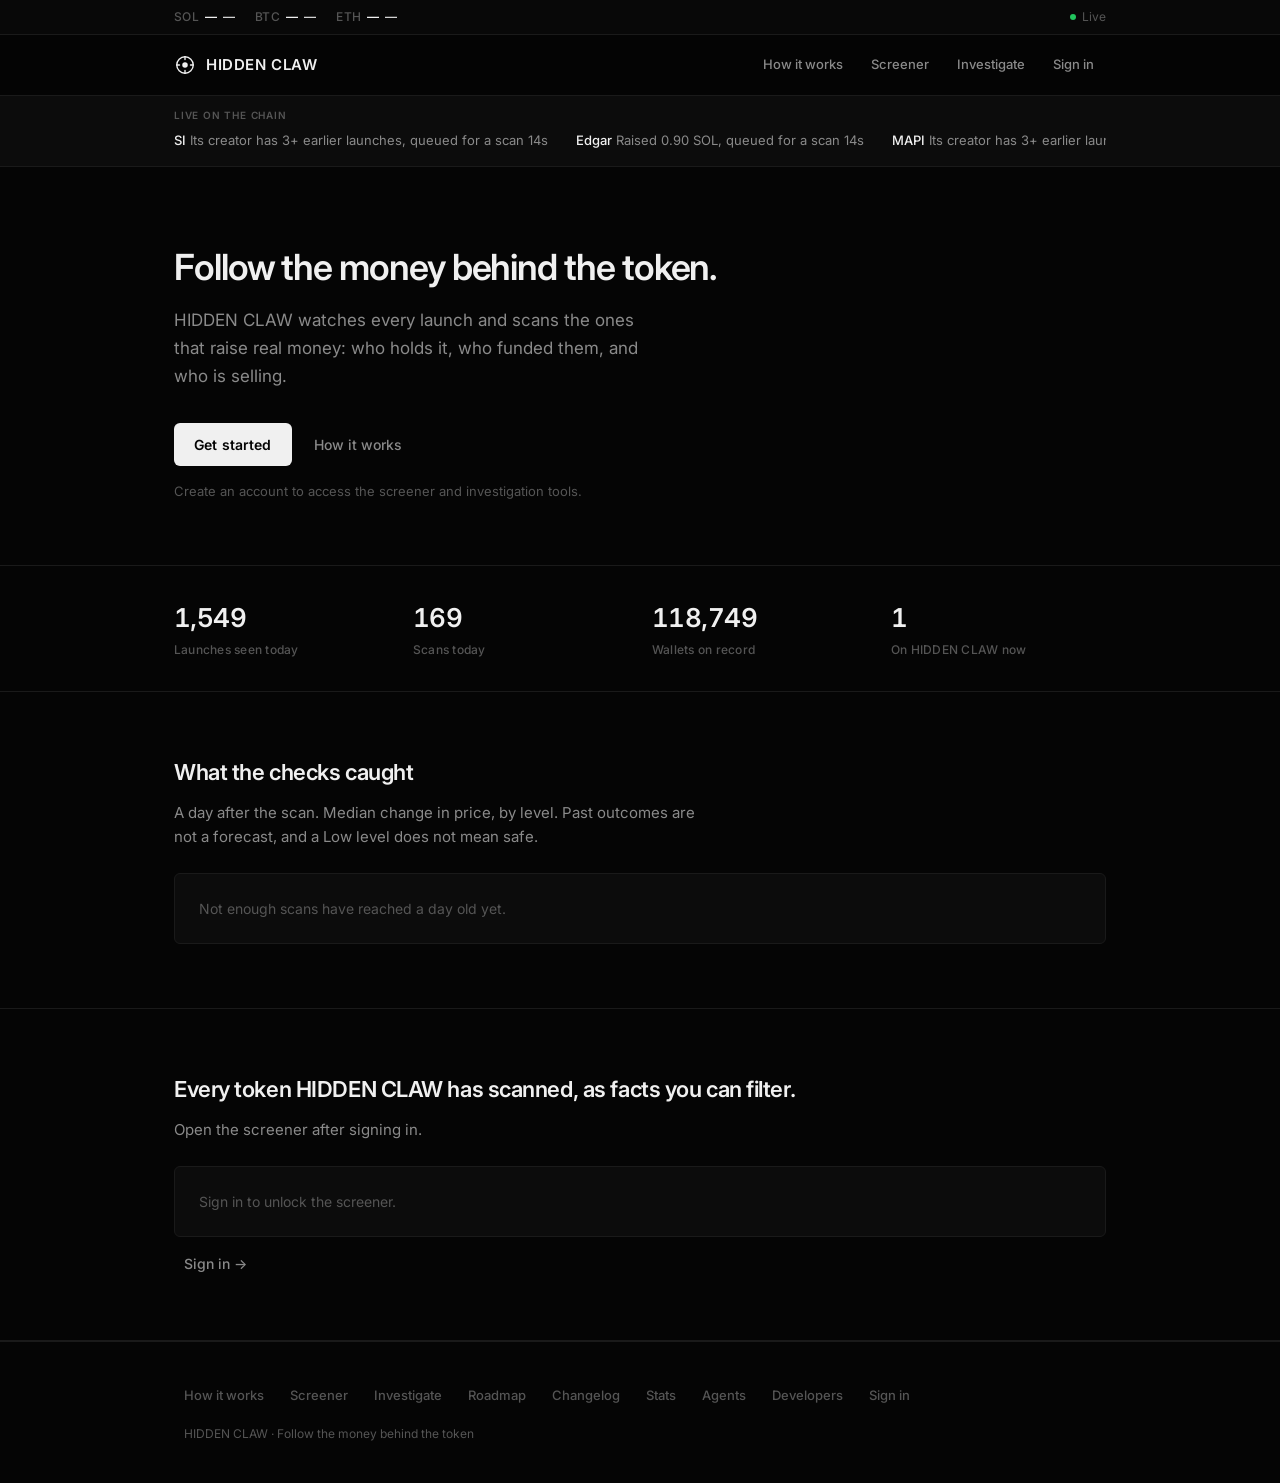
<file: index.html>
<!DOCTYPE html>
<html lang="en">
<head>
  <meta charset="UTF-8" />
  <meta name="viewport" content="width=device-width, initial-scale=1.0" />
  <title>HIDDEN CLAW — Follow the money behind the token</title>
  <meta name="description" content="HIDDEN CLAW watches every launch and scans the ones that raise real money: who holds it, who funded them, and who is selling." />
  <link rel="preconnect" href="https://fonts.googleapis.com" />
  <link rel="preconnect" href="https://fonts.gstatic.com" crossorigin />
  <link href="https://fonts.googleapis.com/css2?family=Inter:wght@400;500;600&display=swap" rel="stylesheet" />
  <link rel="stylesheet" href="styles.css" />
</head>
<body>
  <div class="price-ticker">
    <div class="container">
      <div class="ticker-left">
        <div class="ticker-item">
          <span class="ticker-label">SOL</span>
          <span class="ticker-value" id="price-sol">—</span>
          <span class="ticker-change" id="change-sol">—</span>
        </div>
        <div class="ticker-item">
          <span class="ticker-label">BTC</span>
          <span class="ticker-value" id="price-btc">—</span>
          <span class="ticker-change" id="change-btc">—</span>
        </div>
        <div class="ticker-item">
          <span class="ticker-label">ETH</span>
          <span class="ticker-value" id="price-eth">—</span>
          <span class="ticker-change" id="change-eth">—</span>
        </div>
      </div>
      <div class="ticker-status">
        <span class="ticker-dot"></span>
        <span>Live</span>
      </div>
    </div>
  </div>

  <header class="top-bar">
    <div class="container">
      <a href="index.html" class="logo">
        <span class="logo-mark"></span>
        HIDDEN CLAW
      </a>
      <nav>
        <a href="how-it-works/index.html">How it works</a>
        <a href="screener/index.html">Screener</a>
        <a href="investigate/index.html">Investigate</a>
        <a href="auth/index.html" class="nav-auth">Sign in</a>
      </nav>
    </div>
  </header>

  <main>
    <section class="live-strip">
      <div class="container">
        <div class="live-label">Live on the chain</div>
        <div class="live-items" id="live-items"></div>
      </div>
    </section>

    <section class="hero">
      <div class="container">
        <h1>Follow the money behind the token.</h1>
        <p class="hero-desc">
          HIDDEN CLAW watches every launch and scans the ones that raise real money: who holds it, who funded them, and who is selling.
        </p>
        <div class="hero-actions">
          <a href="auth/index.html?mode=signup" class="btn-primary">Get started</a>
          <a href="how-it-works/index.html" class="btn-secondary">How it works</a>
        </div>
        <p class="hero-note">Create an account to access the screener and investigation tools.</p>
      </div>
    </section>

    <section class="stats">
      <div class="container stats-grid">
        <div class="stat">
          <div class="stat-value" id="launches-today">—</div>
          <div class="stat-label">Launches seen today</div>
        </div>
        <div class="stat">
          <div class="stat-value" id="scans-today">—</div>
          <div class="stat-label">Scans today</div>
        </div>
        <div class="stat">
          <div class="stat-value" id="wallets-record">—</div>
          <div class="stat-label">Wallets on record</div>
        </div>
        <div class="stat">
          <div class="stat-value" id="online-now">—</div>
          <div class="stat-label">On HIDDEN CLAW now</div>
        </div>
      </div>
    </section>

    <section class="section">
      <div class="container">
        <h2>What the checks caught</h2>
        <p class="muted">A day after the scan. Median change in price, by level. Past outcomes are not a forecast, and a Low level does not mean safe.</p>
        <div class="placeholder-box">Not enough scans have reached a day old yet.</div>
      </div>
    </section>

    <section class="section">
      <div class="container">
        <h2>Every token HIDDEN CLAW has scanned, as facts you can filter.</h2>
        <p class="muted">Open the screener after signing in.</p>
        <div class="placeholder-box">Sign in to unlock the screener.</div>
        <p class="mt-16"><a href="auth/index.html" class="btn-secondary">Sign in →</a></p>
      </div>
    </section>
  </main>

  <footer>
    <div class="container">
      <div class="footer-links">
        <a href="how-it-works/index.html">How it works</a>
        <a href="screener/index.html">Screener</a>
        <a href="investigate/index.html">Investigate</a>
        <a href="roadmap/index.html">Roadmap</a>
        <a href="changelog/index.html">Changelog</a>
        <a href="stats/index.html">Stats</a>
        <a href="agents/index.html">Agents</a>
        <a href="developers/index.html">Developers</a>
        <a href="auth/index.html">Sign in</a>
      </div>
      <p class="footer-note">HIDDEN CLAW · Follow the money behind the token</p>
    </div>
  </footer>

  <script src="app.js"></script>
</body>
</html>
</file>
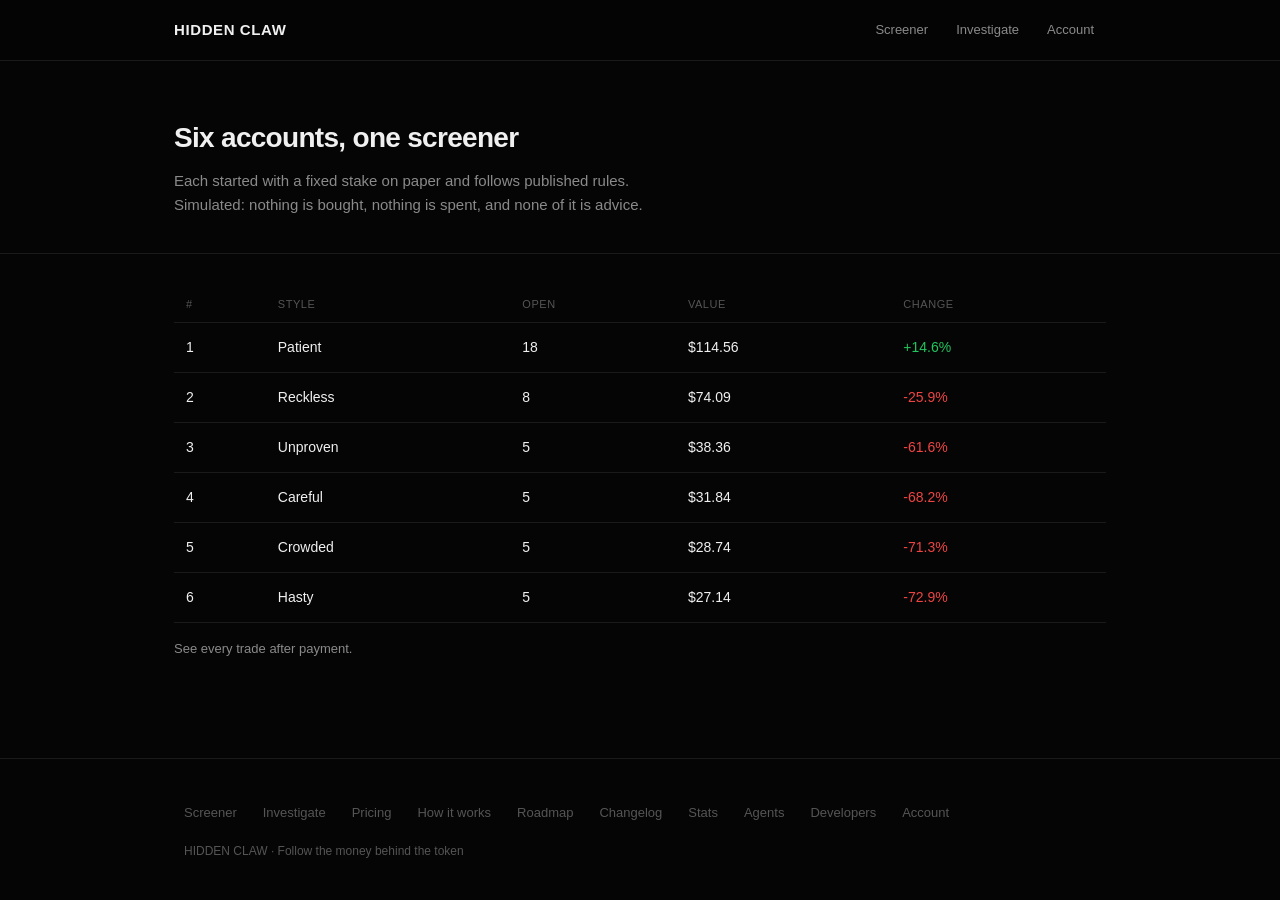
<file: agents/index.html>
<!DOCTYPE html>
<html lang="en">
<head>
  <meta charset="UTF-8" />
  <meta name="viewport" content="width=device-width, initial-scale=1.0" />
  <title>Agents · HIDDEN CLAW</title>
  <link rel="stylesheet" href="../styles.css" />
</head>
<body>
  <header class="top-bar">
    <div class="container">
      <a href="../index.html" class="logo">HIDDEN CLAW</a>
      <nav>
        <a href="../screener/index.html">Screener</a>
        <a href="../investigate/index.html">Investigate</a>
        <a href="../account/index.html">Account</a>
      </nav>
    </div>
  </header>

  <main>
    <div class="page-header">
      <div class="container">
        <h1>Six accounts, one screener</h1>
        <p>Each started with a fixed stake on paper and follows published rules. Simulated: nothing is bought, nothing is spent, and none of it is advice.</p>
      </div>
    </div>

    <section class="section" style="border-bottom:none;padding-top:32px;">
      <div class="container">
        <table class="table">
          <thead>
            <tr>
              <th>#</th>
              <th>Style</th>
              <th>Open</th>
              <th>Value</th>
              <th>Change</th>
            </tr>
          </thead>
          <tbody>
            <tr><td>1</td><td>Patient</td><td>18</td><td>$114.56</td><td style="color:var(--green)">+14.6%</td></tr>
            <tr><td>2</td><td>Reckless</td><td>8</td><td>$74.09</td><td style="color:var(--red)">-25.9%</td></tr>
            <tr><td>3</td><td>Unproven</td><td>5</td><td>$38.36</td><td style="color:var(--red)">-61.6%</td></tr>
            <tr><td>4</td><td>Careful</td><td>5</td><td>$31.84</td><td style="color:var(--red)">-68.2%</td></tr>
            <tr><td>5</td><td>Crowded</td><td>5</td><td>$28.74</td><td style="color:var(--red)">-71.3%</td></tr>
            <tr><td>6</td><td>Hasty</td><td>5</td><td>$27.14</td><td style="color:var(--red)">-72.9%</td></tr>
          </tbody>
        </table>
        <p class="mt-16 text-muted text-sm">See every trade after payment.</p>
      </div>
    </section>
  </main>

  <footer>
    <div class="container">
      <div class="footer-links">
        <a href="../screener/index.html">Screener</a>
        <a href="../investigate/index.html">Investigate</a>
        <a href="../pricing/index.html">Pricing</a>
        <a href="../how-it-works/index.html">How it works</a>
        <a href="../roadmap/index.html">Roadmap</a>
        <a href="../changelog/index.html">Changelog</a>
        <a href="../stats/index.html">Stats</a>
        <a href="index.html">Agents</a>
        <a href="../developers/index.html">Developers</a>
        <a href="../account/index.html">Account</a>
      </div>
      <p class="footer-note">HIDDEN CLAW · Follow the money behind the token</p>
    </div>
  </footer>
  <script src="../app.js"></script>
</body>
</html>
</file>
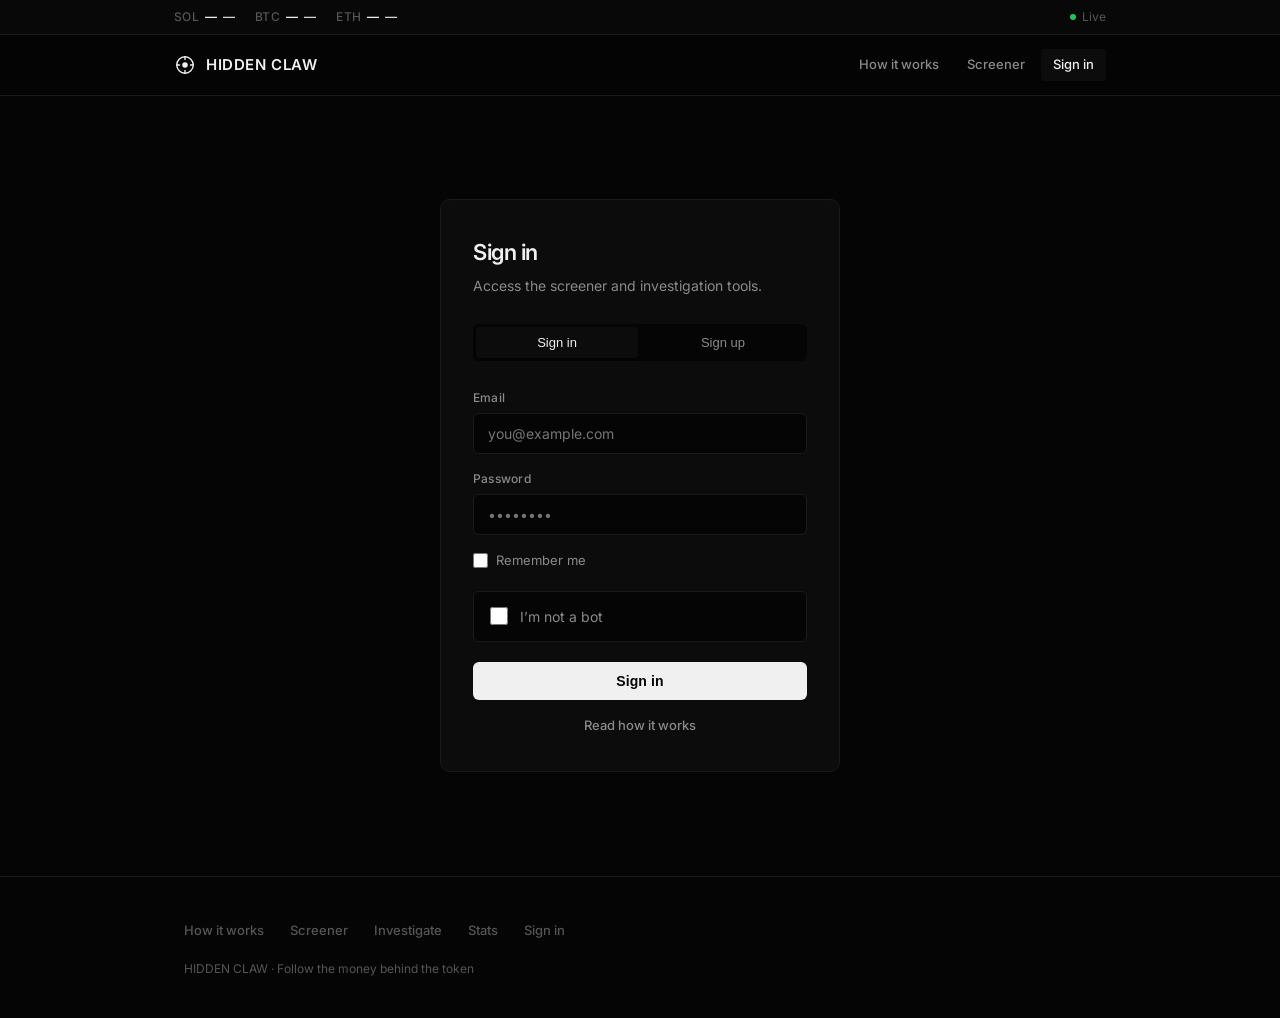
<file: auth/index.html>
<!DOCTYPE html>
<html lang="en">
<head>
  <meta charset="UTF-8" />
  <meta name="viewport" content="width=device-width, initial-scale=1.0" />
  <title>Sign in · HIDDEN CLAW</title>
  <link rel="preconnect" href="https://fonts.googleapis.com" />
  <link rel="preconnect" href="https://fonts.gstatic.com" crossorigin />
  <link href="https://fonts.googleapis.com/css2?family=Inter:wght@400;500;600&display=swap" rel="stylesheet" />
  <link rel="stylesheet" href="../styles.css" />
  <style>
    .auth-wrap {
      min-height: calc(100vh - 120px);
      display: flex;
      align-items: center;
      justify-content: center;
      padding: 48px 24px;
    }
    .auth-card {
      width: 100%;
      max-width: 400px;
      background: var(--bg-elevated);
      border: 1px solid var(--border);
      border-radius: 10px;
      padding: 36px 32px;
    }
    .auth-card h1 {
      font-size: 22px;
      font-weight: 600;
      letter-spacing: -0.02em;
      margin-bottom: 6px;
    }
    .auth-card .sub {
      color: var(--text-muted);
      font-size: 14px;
      margin-bottom: 28px;
    }
    .auth-tabs {
      display: flex;
      gap: 4px;
      margin-bottom: 28px;
      background: var(--bg);
      border-radius: 6px;
      padding: 3px;
    }
    .auth-tab {
      flex: 1;
      text-align: center;
      padding: 8px 12px;
      font-size: 13px;
      font-weight: 500;
      color: var(--text-muted);
      border-radius: 4px;
      cursor: pointer;
      border: none;
      background: transparent;
      transition: all 0.15s;
    }
    .auth-tab.active {
      background: var(--bg-elevated);
      color: var(--text);
      box-shadow: 0 1px 2px rgba(0,0,0,0.3);
    }
    .field {
      margin-bottom: 16px;
    }
    .field label {
      display: block;
      font-size: 12px;
      font-weight: 500;
      color: var(--text-muted);
      margin-bottom: 6px;
      letter-spacing: 0.02em;
    }
    .field input {
      width: 100%;
      background: var(--bg);
      border: 1px solid var(--border);
      color: var(--text);
      padding: 11px 14px;
      font-size: 14px;
      border-radius: 6px;
      font-family: inherit;
    }
    .field input:focus {
      outline: none;
      border-color: var(--border-light);
    }
    .field-row {
      display: flex;
      align-items: center;
      justify-content: space-between;
      margin-bottom: 20px;
      font-size: 13px;
    }
    .checkbox-label {
      display: flex;
      align-items: center;
      gap: 8px;
      color: var(--text-muted);
      cursor: pointer;
      user-select: none;
    }
    .checkbox-label input {
      width: 15px;
      height: 15px;
      accent-color: var(--text);
    }
    .bot-check {
      background: var(--bg);
      border: 1px solid var(--border);
      border-radius: 6px;
      padding: 14px 16px;
      margin-bottom: 20px;
      display: flex;
      align-items: center;
      gap: 12px;
      cursor: pointer;
      transition: border-color 0.15s;
    }
    .bot-check:hover {
      border-color: var(--border-light);
    }
    .bot-check.checked {
      border-color: var(--green);
    }
    .bot-check input {
      width: 18px;
      height: 18px;
      accent-color: var(--green);
    }
    .bot-check span {
      font-size: 14px;
      color: var(--text-muted);
    }
    .bot-check.checked span {
      color: var(--text);
    }
    .auth-submit {
      width: 100%;
      margin-bottom: 16px;
    }
    .auth-footer {
      text-align: center;
      font-size: 13px;
      color: var(--text-dim);
    }
    .auth-footer a {
      color: var(--text-muted);
      font-weight: 500;
    }
    .auth-footer a:hover {
      color: var(--text);
    }
    .form-panel { display: none; }
    .form-panel.active { display: block; }
    .error-msg {
      color: var(--red);
      font-size: 13px;
      margin-bottom: 12px;
      display: none;
    }
    .error-msg.show { display: block; }
  </style>
</head>
<body>
  <div class="price-ticker">
    <div class="container">
      <div class="ticker-left">
        <div class="ticker-item">
          <span class="ticker-label">SOL</span>
          <span class="ticker-value" id="price-sol">—</span>
          <span class="ticker-change" id="change-sol">—</span>
        </div>
        <div class="ticker-item">
          <span class="ticker-label">BTC</span>
          <span class="ticker-value" id="price-btc">—</span>
          <span class="ticker-change" id="change-btc">—</span>
        </div>
        <div class="ticker-item">
          <span class="ticker-label">ETH</span>
          <span class="ticker-value" id="price-eth">—</span>
          <span class="ticker-change" id="change-eth">—</span>
        </div>
      </div>
      <div class="ticker-status">
        <span class="ticker-dot"></span>
        <span>Live</span>
      </div>
    </div>
  </div>

  <header class="top-bar">
    <div class="container">
      <a href="../index.html" class="logo">
        <span class="logo-mark"></span>
        HIDDEN CLAW
      </a>
      <nav>
        <a href="../how-it-works/index.html">How it works</a>
        <a href="../screener/index.html">Screener</a>
        <a href="index.html" class="active">Sign in</a>
      </nav>
    </div>
  </header>

  <div class="auth-wrap">
    <div class="auth-card">
      <h1 id="auth-title">Sign in</h1>
      <p class="sub" id="auth-sub">Access the screener and investigation tools.</p>

      <div class="auth-tabs">
        <button class="auth-tab active" data-mode="signin">Sign in</button>
        <button class="auth-tab" data-mode="signup">Sign up</button>
      </div>

      <div class="error-msg" id="error-msg"></div>

      <form class="form-panel active" id="form-signin" onsubmit="return handleAuth(event, 'signin')">
        <div class="field">
          <label for="signin-email">Email</label>
          <input type="email" id="signin-email" required placeholder="you@example.com" autocomplete="email" />
        </div>
        <div class="field">
          <label for="signin-password">Password</label>
          <input type="password" id="signin-password" required placeholder="••••••••" autocomplete="current-password" />
        </div>

        <div class="field-row">
          <label class="checkbox-label">
            <input type="checkbox" id="remember-me" />
            Remember me
          </label>
        </div>

        <div class="bot-check" id="bot-check-signin" onclick="toggleBot(this)">
          <input type="checkbox" id="not-bot-signin" />
          <span>I’m not a bot</span>
        </div>

        <button type="submit" class="btn-primary auth-submit">Sign in</button>
      </form>

      <form class="form-panel" id="form-signup" onsubmit="return handleAuth(event, 'signup')">
        <div class="field">
          <label for="signup-email">Email</label>
          <input type="email" id="signup-email" required placeholder="you@example.com" autocomplete="email" />
        </div>
        <div class="field">
          <label for="signup-password">Password</label>
          <input type="password" id="signup-password" required placeholder="••••••••" minlength="8" autocomplete="new-password" />
        </div>
        <div class="field">
          <label for="signup-confirm">Confirm password</label>
          <input type="password" id="signup-confirm" required placeholder="••••••••" minlength="8" autocomplete="new-password" />
        </div>

        <div class="field-row">
          <label class="checkbox-label">
            <input type="checkbox" id="remember-me-signup" />
            Remember me
          </label>
        </div>

        <div class="bot-check" id="bot-check-signup" onclick="toggleBot(this)">
          <input type="checkbox" id="not-bot-signup" />
          <span>I’m not a bot</span>
        </div>

        <button type="submit" class="btn-primary auth-submit">Create account</button>
      </form>

      <p class="auth-footer">
        <a href="../how-it-works/index.html">Read how it works</a>
      </p>
    </div>
  </div>

  <footer>
    <div class="container">
      <div class="footer-links">
        <a href="../how-it-works/index.html">How it works</a>
        <a href="../screener/index.html">Screener</a>
        <a href="../investigate/index.html">Investigate</a>
        <a href="../stats/index.html">Stats</a>
        <a href="index.html">Sign in</a>
      </div>
      <p class="footer-note">HIDDEN CLAW · Follow the money behind the token</p>
    </div>
  </footer>

  <script src="../app.js"></script>
  <script>
    const params = new URLSearchParams(window.location.search);
    let mode = params.get("mode") === "signup" ? "signup" : "signin";

    function setMode(m) {
      mode = m;
      document.querySelectorAll(".auth-tab").forEach(t => {
        t.classList.toggle("active", t.dataset.mode === m);
      });
      document.getElementById("form-signin").classList.toggle("active", m === "signin");
      document.getElementById("form-signup").classList.toggle("active", m === "signup");
      document.getElementById("auth-title").textContent = m === "signin" ? "Sign in" : "Create account";
      document.getElementById("auth-sub").textContent = m === "signin"
        ? "Access the screener and investigation tools."
        : "Create an account to access HIDDEN CLAW.";
      document.getElementById("error-msg").classList.remove("show");
    }

    document.querySelectorAll(".auth-tab").forEach(t => {
      t.addEventListener("click", () => setMode(t.dataset.mode));
    });
    setMode(mode);

    function toggleBot(el) {
      const cb = el.querySelector("input");
      cb.checked = !cb.checked;
      el.classList.toggle("checked", cb.checked);
    }

    function showError(msg) {
      const el = document.getElementById("error-msg");
      el.textContent = msg;
      el.classList.add("show");
    }

    function handleAuth(e, type) {
      e.preventDefault();
      document.getElementById("error-msg").classList.remove("show");

      if (type === "signin") {
        const email = document.getElementById("signin-email").value.trim();
        const password = document.getElementById("signin-password").value;
        const notBot = document.getElementById("not-bot-signin").checked;
        const remember = document.getElementById("remember-me").checked;

        if (!notBot) {
          showError("Please confirm you are not a bot.");
          return false;
        }
        if (!email || !password) {
          showError("Email and password are required.");
          return false;
        }

        const storage = remember ? localStorage : sessionStorage;
        storage.setItem("hiddenclaw_user", email);
        storage.setItem("hiddenclaw_auth", "1");
        window.location.href = "../screener/index.html";
        return false;
      }

      if (type === "signup") {
        const email = document.getElementById("signup-email").value.trim();
        const password = document.getElementById("signup-password").value;
        const confirm = document.getElementById("signup-confirm").value;
        const notBot = document.getElementById("not-bot-signup").checked;
        const remember = document.getElementById("remember-me-signup").checked;

        if (!notBot) {
          showError("Please confirm you are not a bot.");
          return false;
        }
        if (password.length < 8) {
          showError("Password must be at least 8 characters.");
          return false;
        }
        if (password !== confirm) {
          showError("Passwords do not match.");
          return false;
        }

        const storage = remember ? localStorage : sessionStorage;
        storage.setItem("hiddenclaw_user", email);
        storage.setItem("hiddenclaw_auth", "1");
        window.location.href = "../screener/index.html";
        return false;
      }
      return false;
    }
  </script>
</body>
</html>
</file>
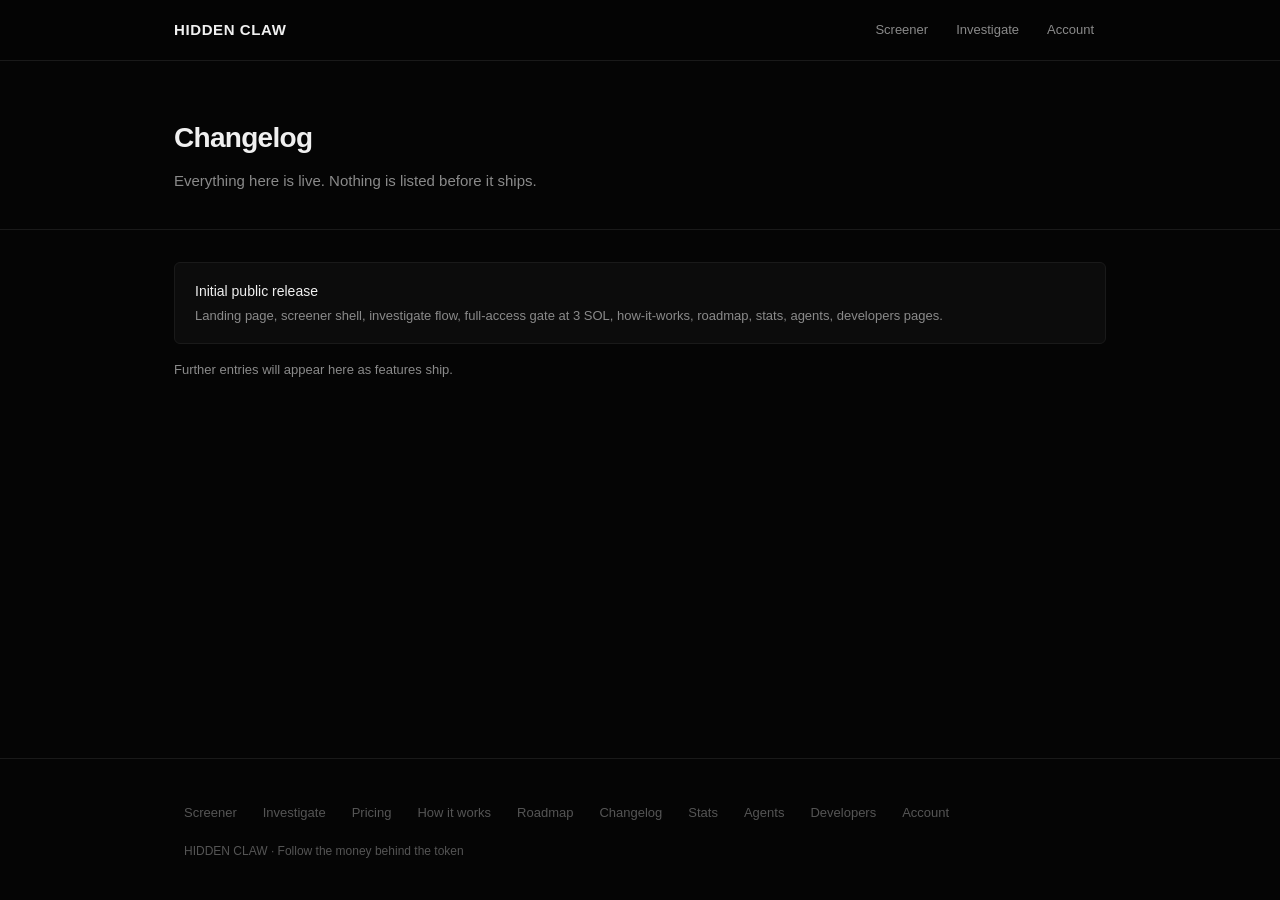
<file: changelog/index.html>
<!DOCTYPE html>
<html lang="en">
<head>
  <meta charset="UTF-8" />
  <meta name="viewport" content="width=device-width, initial-scale=1.0" />
  <title>Changelog · HIDDEN CLAW</title>
  <link rel="stylesheet" href="../styles.css" />
</head>
<body>
  <header class="top-bar">
    <div class="container">
      <a href="../index.html" class="logo">HIDDEN CLAW</a>
      <nav>
        <a href="../screener/index.html">Screener</a>
        <a href="../investigate/index.html">Investigate</a>
        <a href="../account/index.html">Account</a>
      </nav>
    </div>
  </header>

  <main>
    <div class="page-header">
      <div class="container">
        <h1>Changelog</h1>
        <p>Everything here is live. Nothing is listed before it ships.</p>
      </div>
    </div>

    <section class="section" style="border-bottom:none;padding-top:32px;">
      <div class="container">
        <div class="card mb-16">
          <div class="card-title">Initial public release</div>
          <div class="card-meta">Landing page, screener shell, investigate flow, full-access gate at 3 SOL, how-it-works, roadmap, stats, agents, developers pages.</div>
        </div>
        <p class="text-muted text-sm">Further entries will appear here as features ship.</p>
      </div>
    </section>
  </main>

  <footer>
    <div class="container">
      <div class="footer-links">
        <a href="../screener/index.html">Screener</a>
        <a href="../investigate/index.html">Investigate</a>
        <a href="../pricing/index.html">Pricing</a>
        <a href="../how-it-works/index.html">How it works</a>
        <a href="../roadmap/index.html">Roadmap</a>
        <a href="index.html">Changelog</a>
        <a href="../stats/index.html">Stats</a>
        <a href="../agents/index.html">Agents</a>
        <a href="../developers/index.html">Developers</a>
        <a href="../account/index.html">Account</a>
      </div>
      <p class="footer-note">HIDDEN CLAW · Follow the money behind the token</p>
    </div>
  </footer>
  <script src="../app.js"></script>
</body>
</html>
</file>
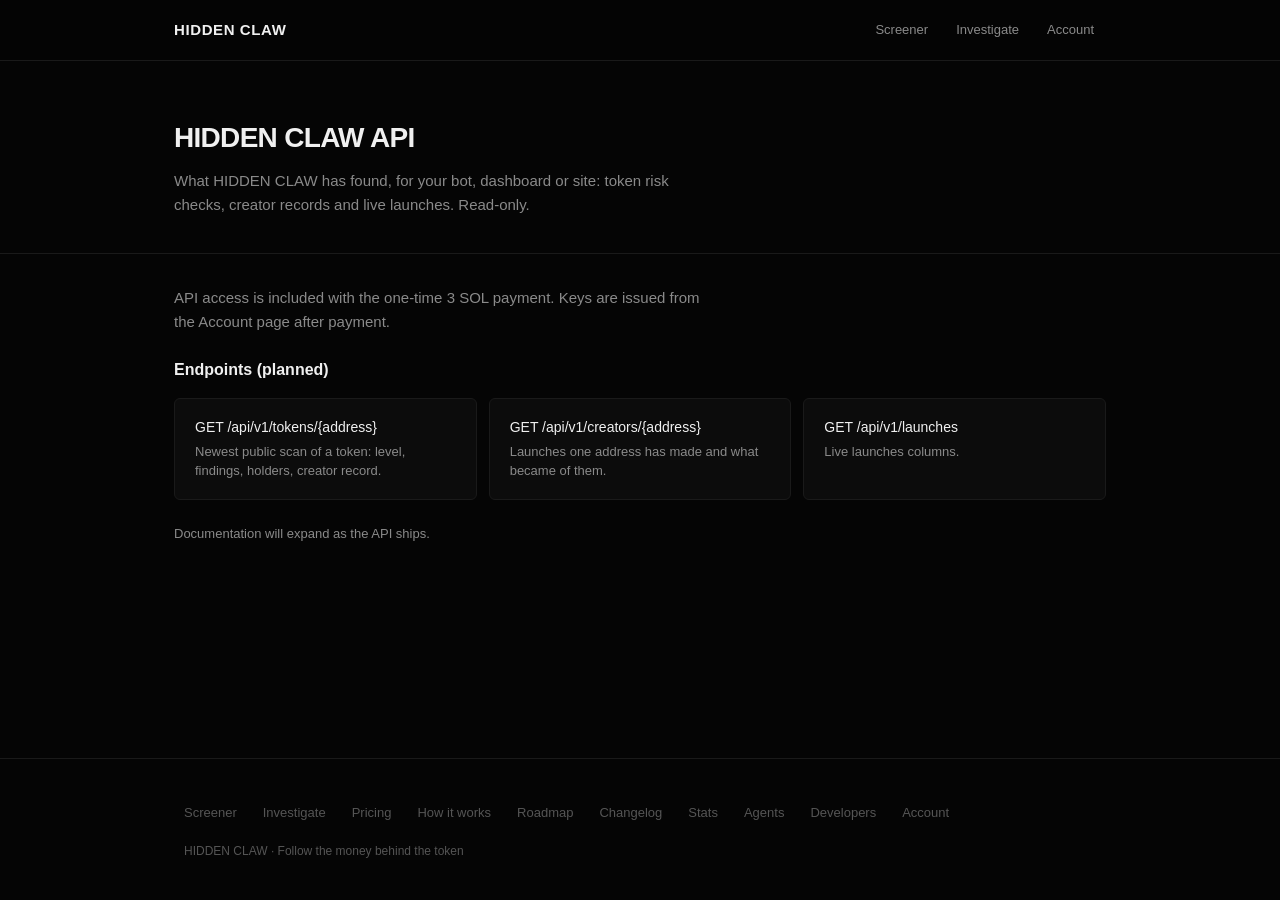
<file: developers/index.html>
<!DOCTYPE html>
<html lang="en">
<head>
  <meta charset="UTF-8" />
  <meta name="viewport" content="width=device-width, initial-scale=1.0" />
  <title>Developers · HIDDEN CLAW</title>
  <link rel="stylesheet" href="../styles.css" />
</head>
<body>
  <header class="top-bar">
    <div class="container">
      <a href="../index.html" class="logo">HIDDEN CLAW</a>
      <nav>
        <a href="../screener/index.html">Screener</a>
        <a href="../investigate/index.html">Investigate</a>
        <a href="../account/index.html">Account</a>
      </nav>
    </div>
  </header>

  <main>
    <div class="page-header">
      <div class="container">
        <h1>HIDDEN CLAW API</h1>
        <p>What HIDDEN CLAW has found, for your bot, dashboard or site: token risk checks, creator records and live launches. Read-only.</p>
      </div>
    </div>

    <section class="section" style="border-bottom:none;padding-top:32px;">
      <div class="container">
        <p class="muted">API access is included with the one-time 3 SOL payment. Keys are issued from the Account page after payment.</p>

        <h3 class="mt-24">Endpoints (planned)</h3>
        <div class="card-grid mt-16">
          <div class="card">
            <div class="card-title">GET /api/v1/tokens/{address}</div>
            <div class="card-meta">Newest public scan of a token: level, findings, holders, creator record.</div>
          </div>
          <div class="card">
            <div class="card-title">GET /api/v1/creators/{address}</div>
            <div class="card-meta">Launches one address has made and what became of them.</div>
          </div>
          <div class="card">
            <div class="card-title">GET /api/v1/launches</div>
            <div class="card-meta">Live launches columns.</div>
          </div>
        </div>

        <p class="mt-24 text-muted text-sm">Documentation will expand as the API ships.</p>
      </div>
    </section>
  </main>

  <footer>
    <div class="container">
      <div class="footer-links">
        <a href="../screener/index.html">Screener</a>
        <a href="../investigate/index.html">Investigate</a>
        <a href="../pricing/index.html">Pricing</a>
        <a href="../how-it-works/index.html">How it works</a>
        <a href="../roadmap/index.html">Roadmap</a>
        <a href="../changelog/index.html">Changelog</a>
        <a href="../stats/index.html">Stats</a>
        <a href="../agents/index.html">Agents</a>
        <a href="index.html">Developers</a>
        <a href="../account/index.html">Account</a>
      </div>
      <p class="footer-note">HIDDEN CLAW · Follow the money behind the token</p>
    </div>
  </footer>
  <script src="../app.js"></script>
</body>
</html>
</file>
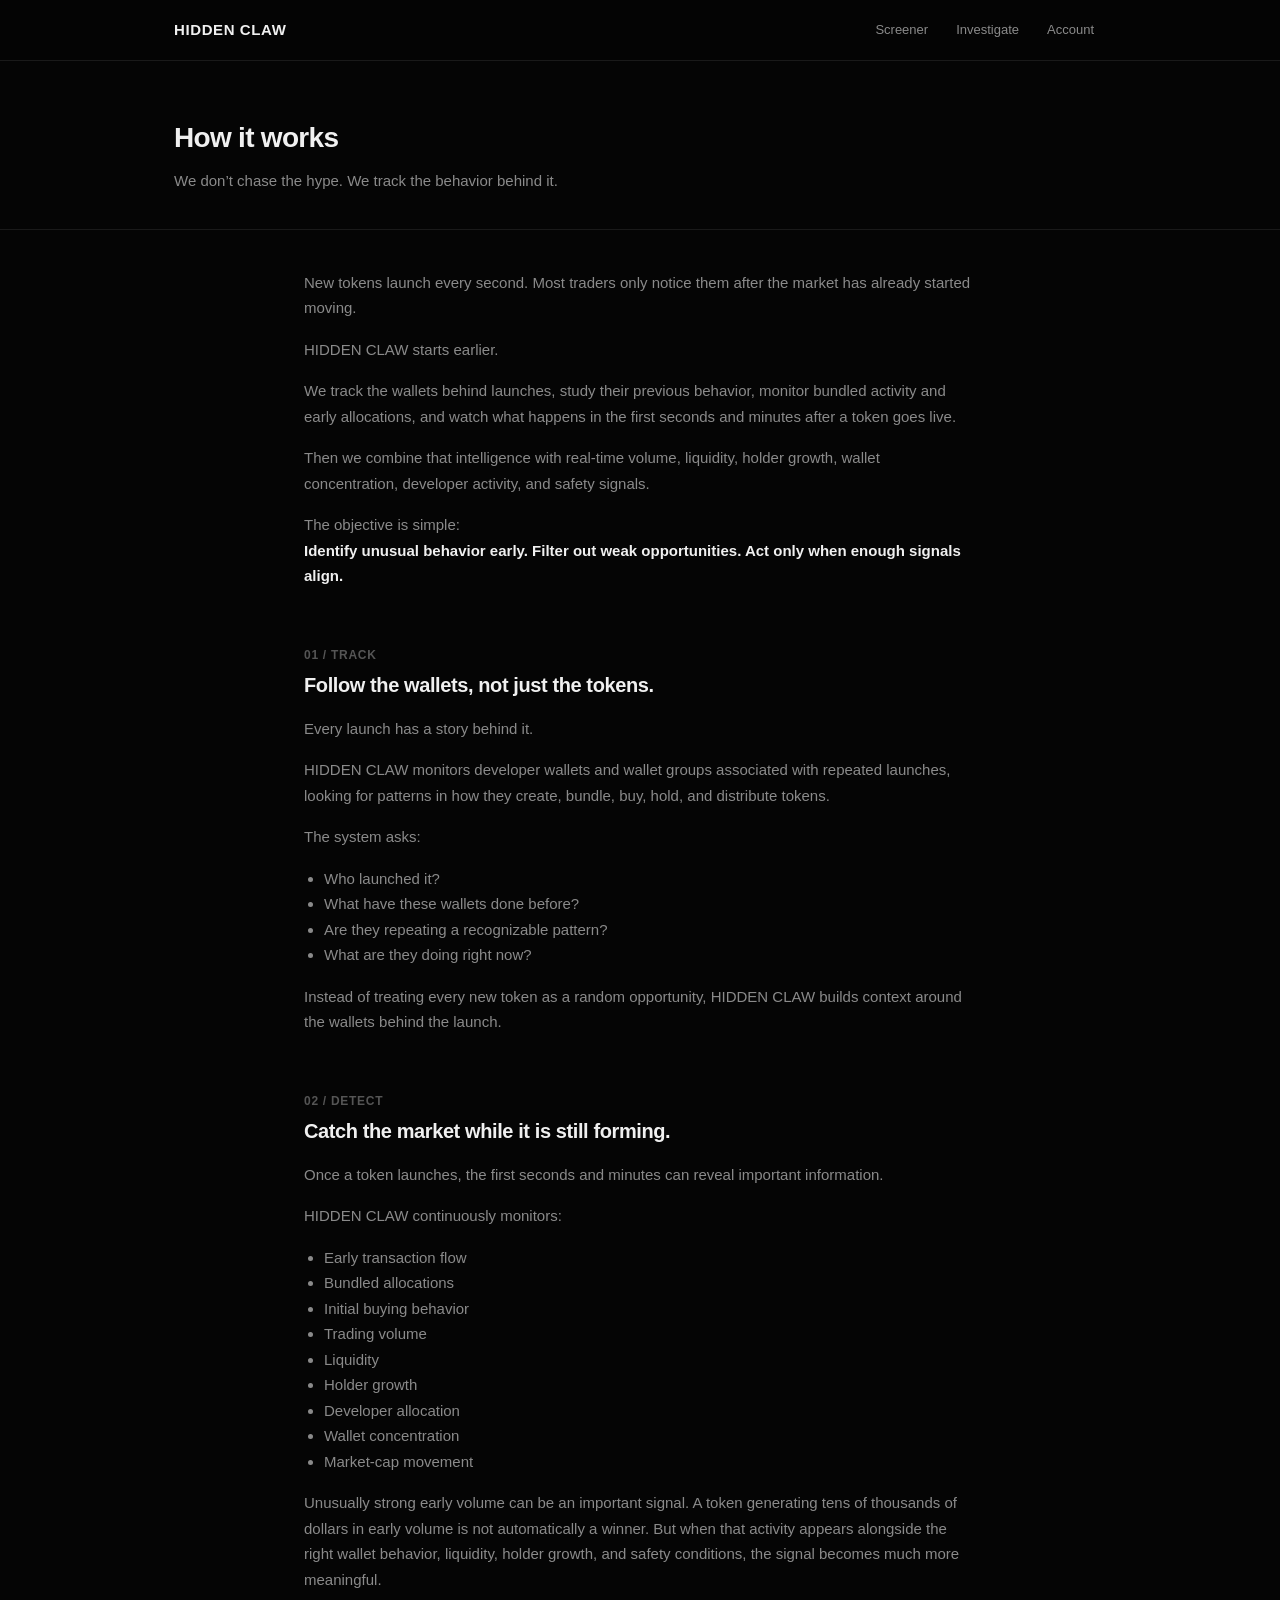
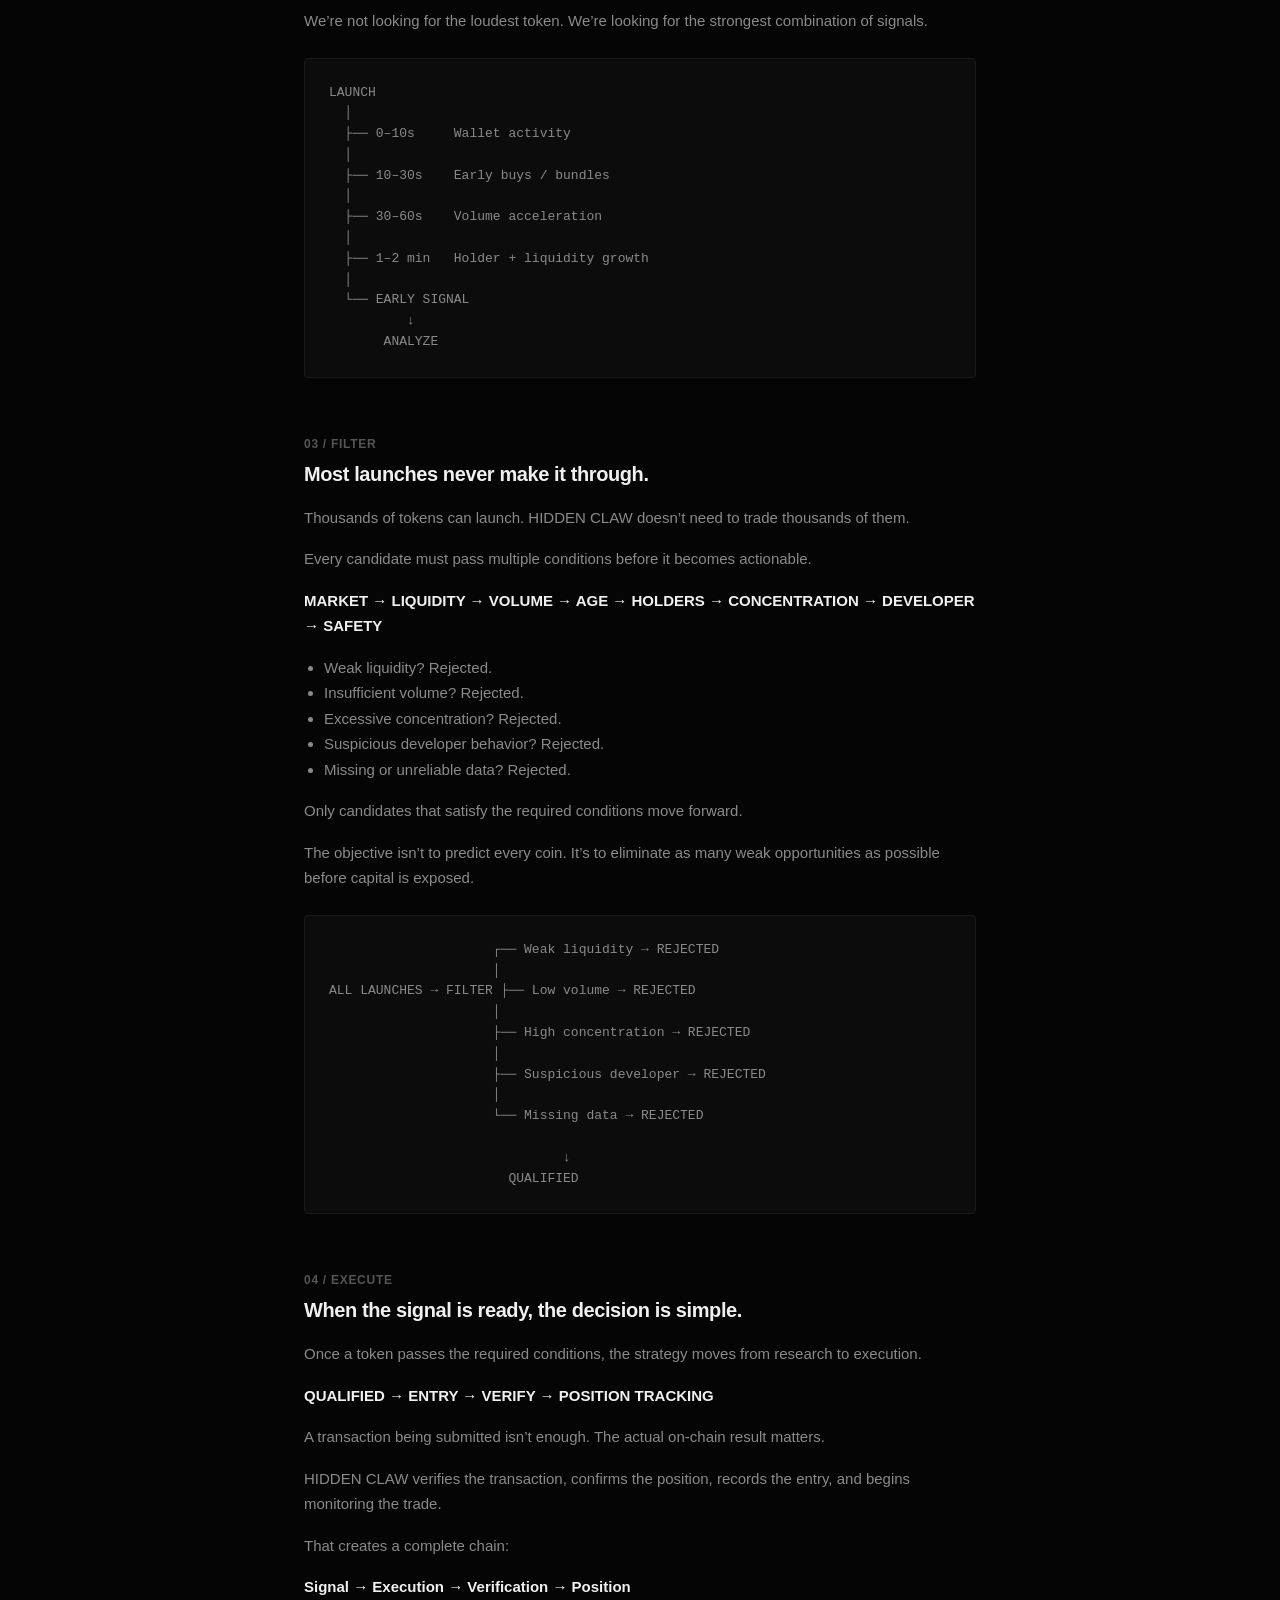
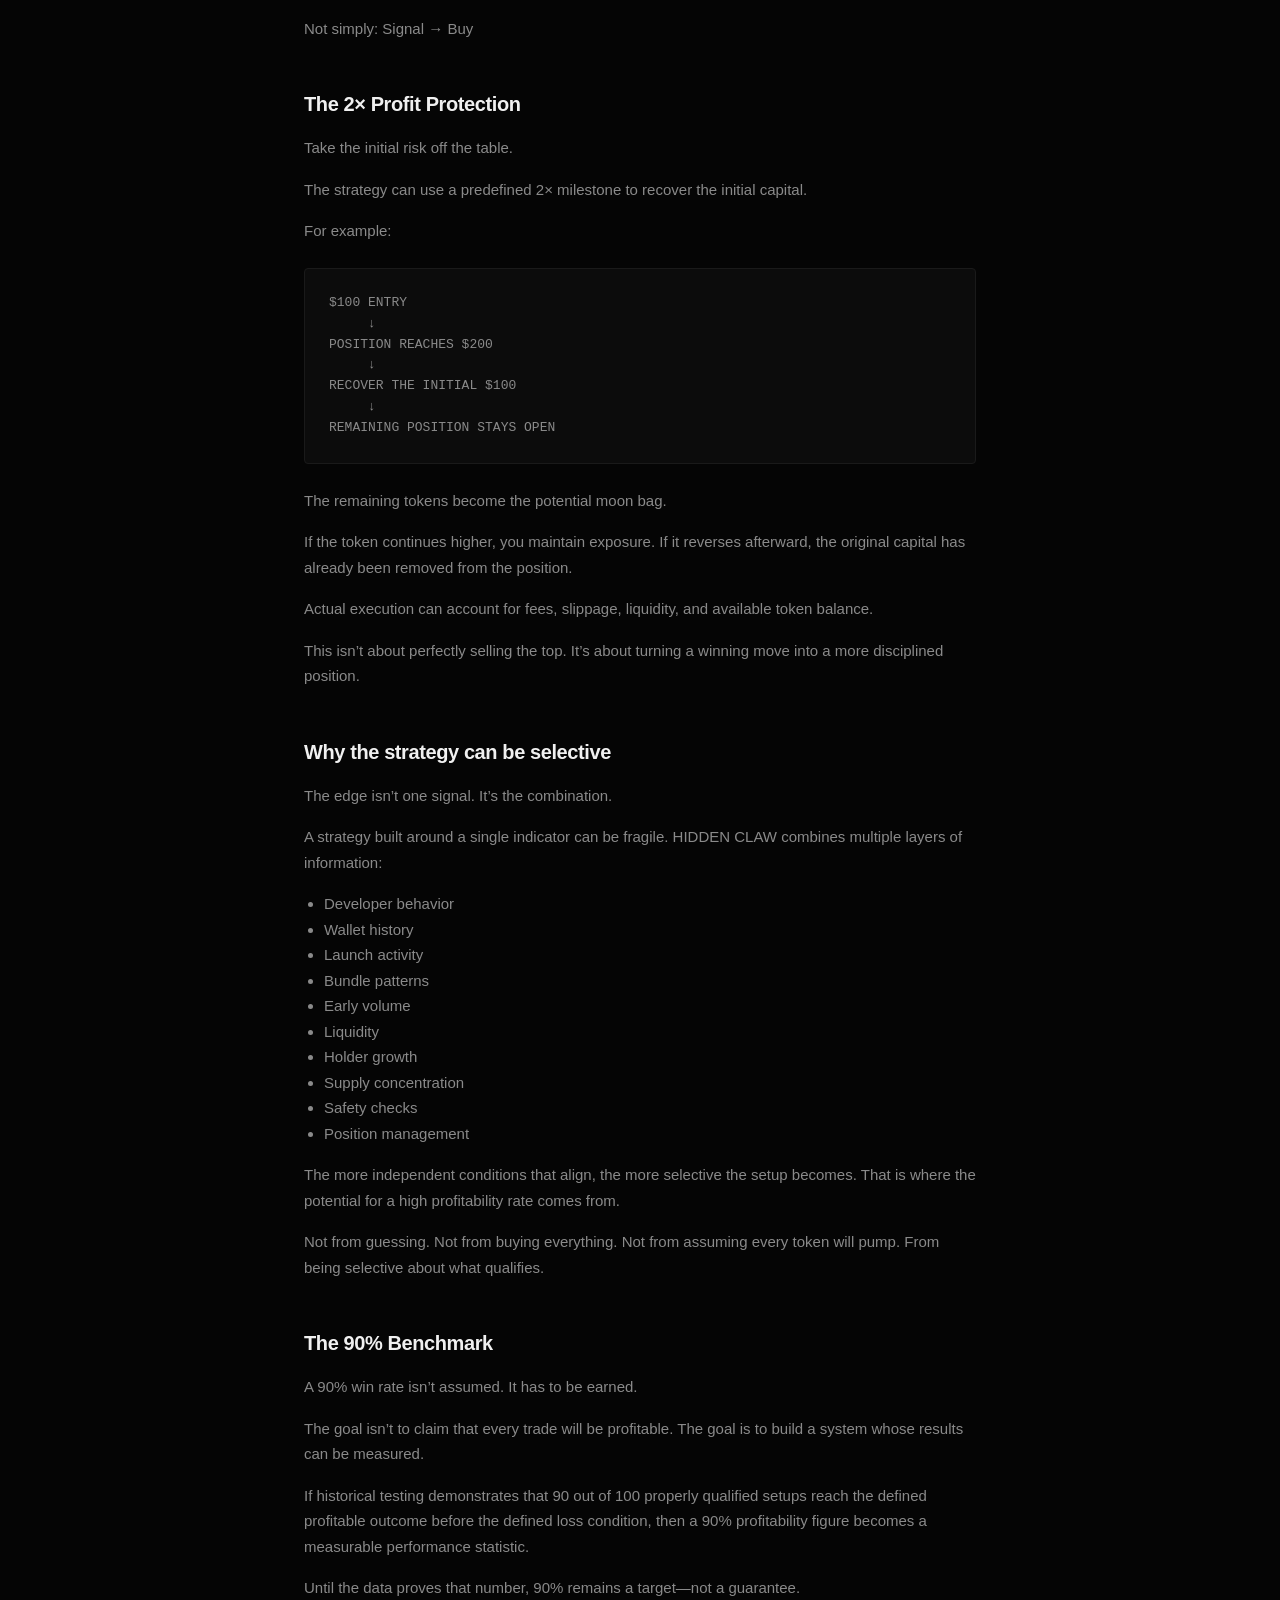
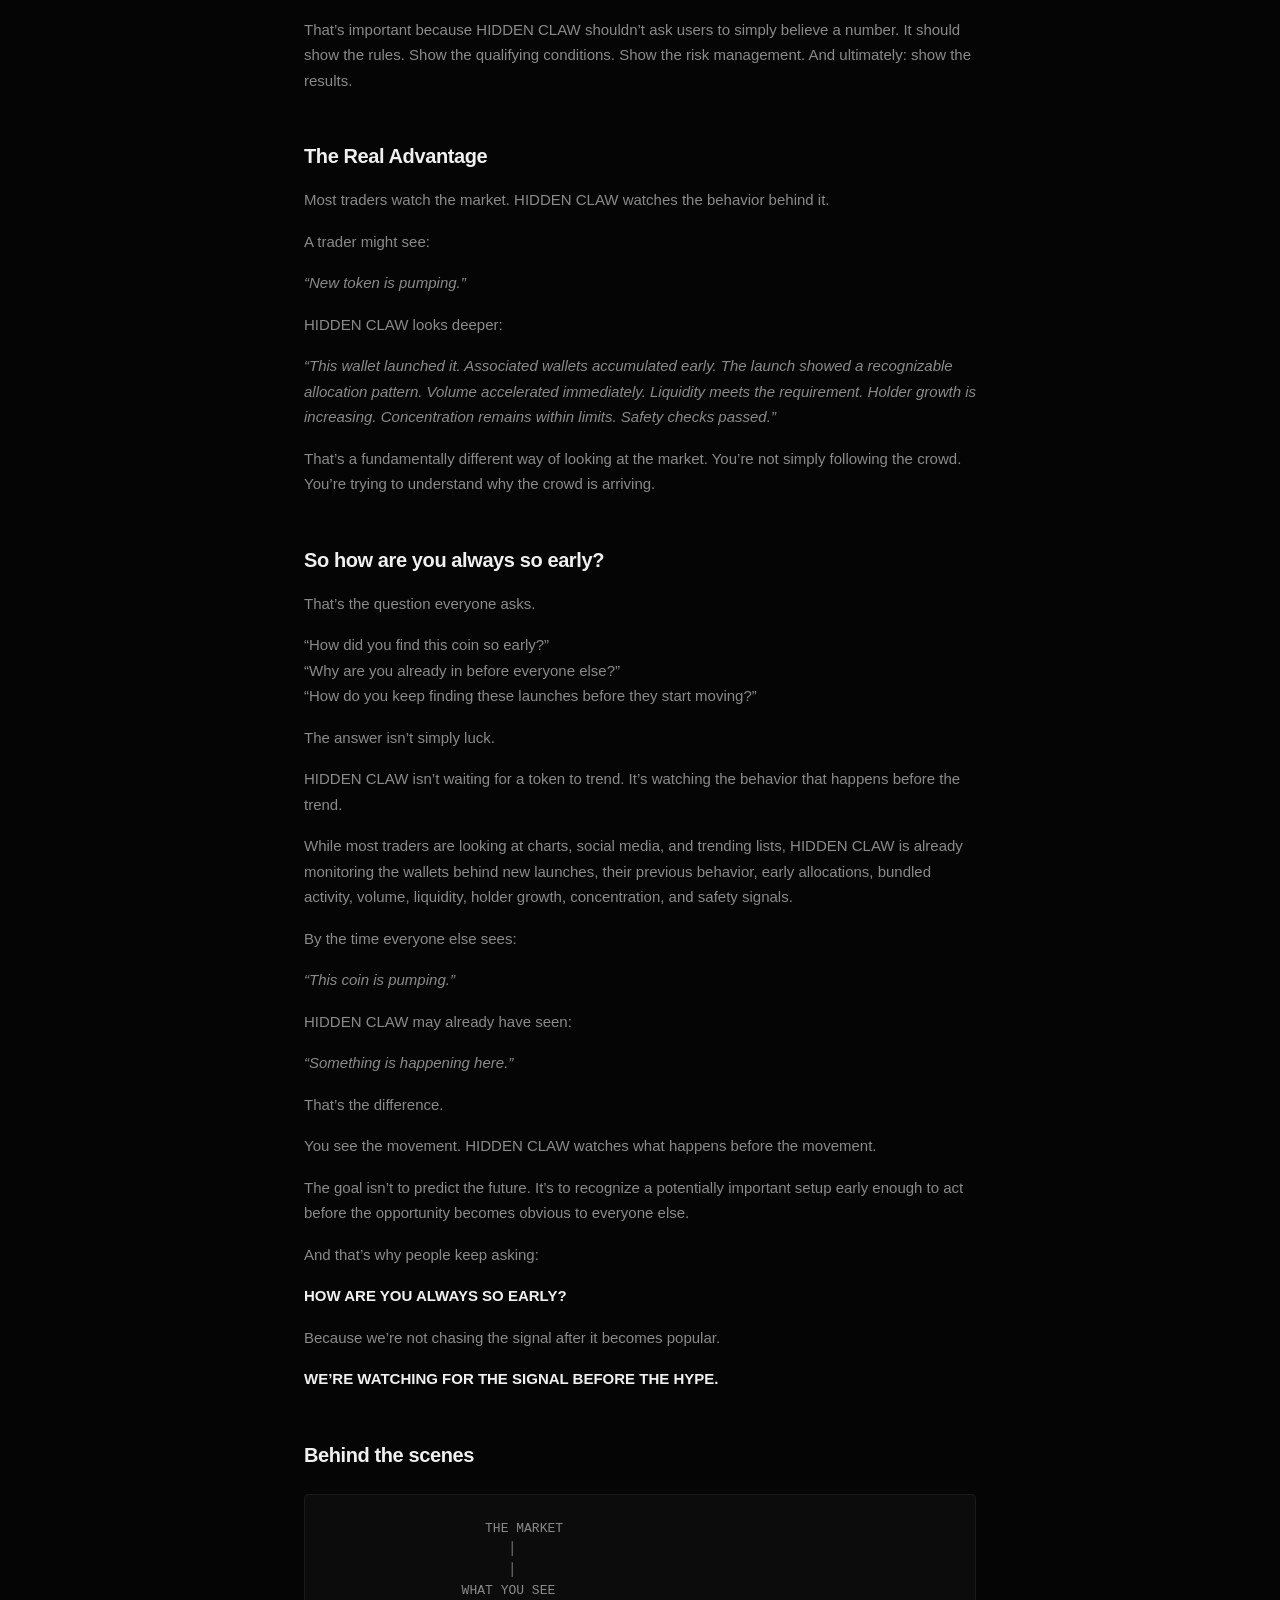
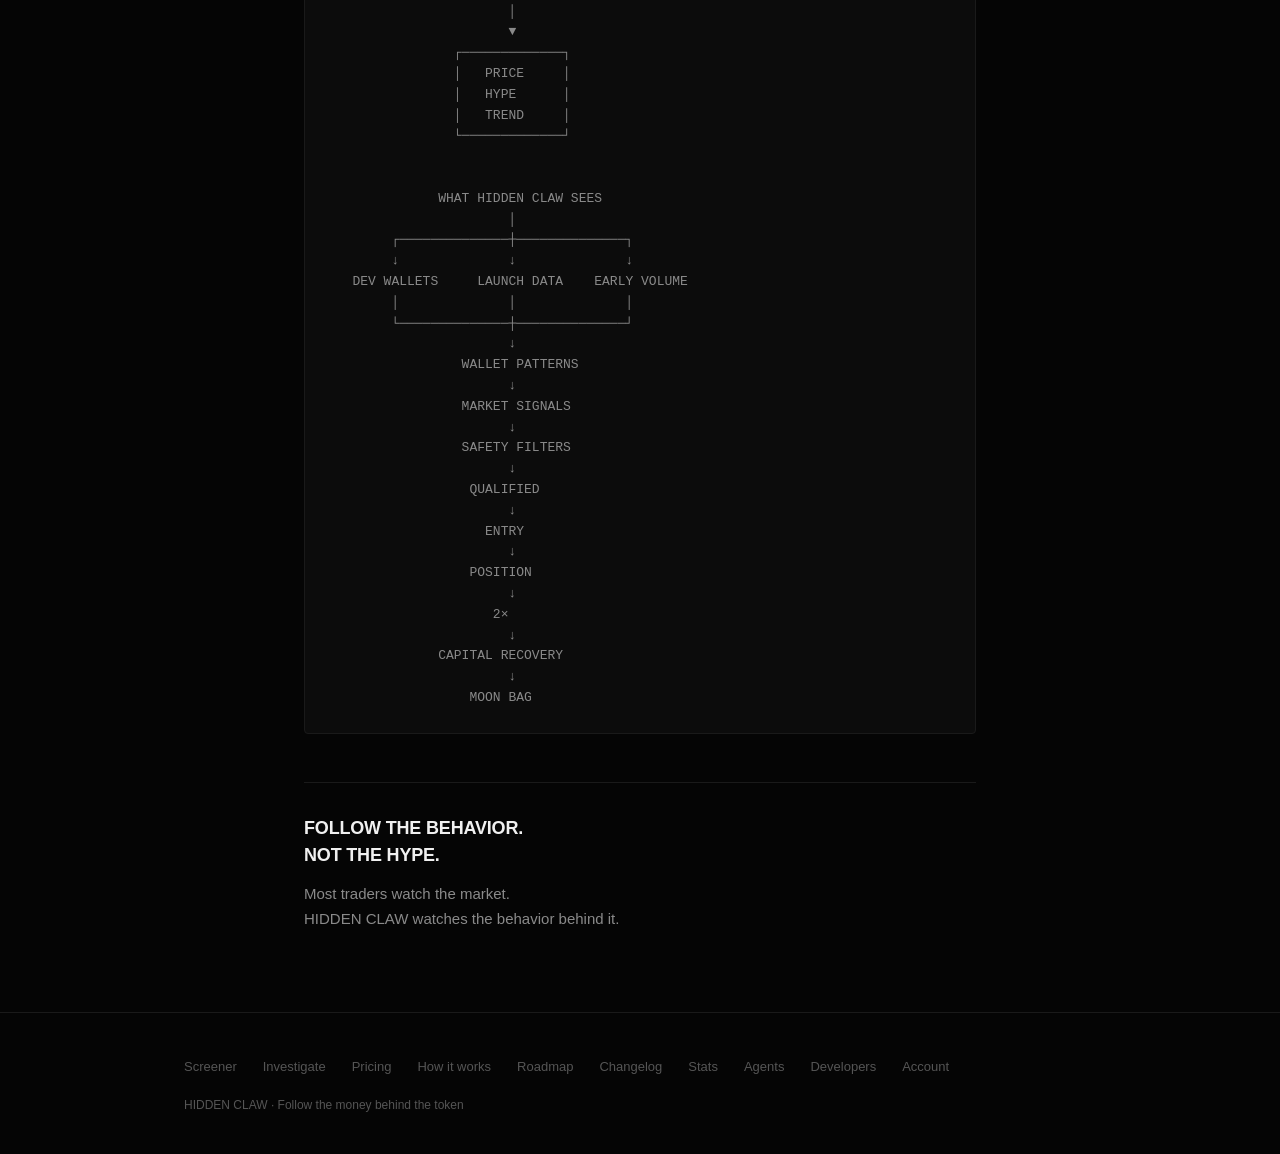
<file: how-it-works/index.html>
<!DOCTYPE html>
<html lang="en">
<head>
  <meta charset="UTF-8" />
  <meta name="viewport" content="width=device-width, initial-scale=1.0" />
  <title>How it works · HIDDEN CLAW</title>
  <link rel="stylesheet" href="../styles.css" />
  <style>
    .how-content { max-width: 720px; }
    .how-content h2 { margin-top: 48px; margin-bottom: 16px; font-size: 20px; }
    .how-content h3 { margin-top: 32px; margin-bottom: 12px; font-size: 16px; }
    .how-content p { color: var(--text-muted); margin-bottom: 16px; line-height: 1.7; }
    .how-content ul, .how-content ol { color: var(--text-muted); margin-bottom: 16px; padding-left: 20px; line-height: 1.7; }
    .how-content strong { color: var(--text); }
    .diagram {
      background: var(--bg-elevated);
      border: 1px solid var(--border);
      border-radius: 4px;
      padding: 24px;
      margin: 24px 0;
      font-family: ui-monospace, SFMono-Regular, Menlo, Monaco, Consolas, monospace;
      font-size: 13px;
      line-height: 1.6;
      white-space: pre;
      overflow-x: auto;
      color: var(--text-muted);
    }
    .step-num {
      display: inline-block;
      font-size: 12px;
      letter-spacing: 0.06em;
      color: var(--text-dim);
      text-transform: uppercase;
      margin-bottom: 6px;
    }
    .closing {
      margin-top: 48px;
      padding-top: 32px;
      border-top: 1px solid var(--border);
      font-size: 18px;
      font-weight: 600;
      letter-spacing: -0.01em;
    }
  </style>
</head>
<body>
  <header class="top-bar">
    <div class="container">
      <a href="../index.html" class="logo">HIDDEN CLAW</a>
      <nav>
        <a href="../screener/index.html">Screener</a>
        <a href="../investigate/index.html">Investigate</a>
        <a href="../account/index.html">Account</a>
      </nav>
    </div>
  </header>

  <main>
    <div class="page-header">
      <div class="container">
        <h1>How it works</h1>
        <p>We don’t chase the hype. We track the behavior behind it.</p>
      </div>
    </div>

    <section class="section" style="border-bottom:none;padding-top:40px;">
      <div class="container how-content">

        <p>
          New tokens launch every second. Most traders only notice them after the market has already started moving.
        </p>
        <p>
          HIDDEN CLAW starts earlier.
        </p>
        <p>
          We track the wallets behind launches, study their previous behavior, monitor bundled activity and early allocations, and watch what happens in the first seconds and minutes after a token goes live.
        </p>
        <p>
          Then we combine that intelligence with real-time volume, liquidity, holder growth, wallet concentration, developer activity, and safety signals.
        </p>
        <p>
          The objective is simple:<br>
          <strong>Identify unusual behavior early. Filter out weak opportunities. Act only when enough signals align.</strong>
        </p>

        <h2><span class="step-num">01 / Track</span><br>Follow the wallets, not just the tokens.</h2>
        <p>Every launch has a story behind it.</p>
        <p>
          HIDDEN CLAW monitors developer wallets and wallet groups associated with repeated launches, looking for patterns in how they create, bundle, buy, hold, and distribute tokens.
        </p>
        <p>The system asks:</p>
        <ul>
          <li>Who launched it?</li>
          <li>What have these wallets done before?</li>
          <li>Are they repeating a recognizable pattern?</li>
          <li>What are they doing right now?</li>
        </ul>
        <p>
          Instead of treating every new token as a random opportunity, HIDDEN CLAW builds context around the wallets behind the launch.
        </p>

        <h2><span class="step-num">02 / Detect</span><br>Catch the market while it is still forming.</h2>
        <p>Once a token launches, the first seconds and minutes can reveal important information.</p>
        <p>HIDDEN CLAW continuously monitors:</p>
        <ul>
          <li>Early transaction flow</li>
          <li>Bundled allocations</li>
          <li>Initial buying behavior</li>
          <li>Trading volume</li>
          <li>Liquidity</li>
          <li>Holder growth</li>
          <li>Developer allocation</li>
          <li>Wallet concentration</li>
          <li>Market-cap movement</li>
        </ul>
        <p>
          Unusually strong early volume can be an important signal. A token generating tens of thousands of dollars in early volume is not automatically a winner. But when that activity appears alongside the right wallet behavior, liquidity, holder growth, and safety conditions, the signal becomes much more meaningful.
        </p>
        <p>We’re not looking for the loudest token. We’re looking for the strongest combination of signals.</p>

        <div class="diagram">LAUNCH
  │
  ├── 0–10s     Wallet activity
  │
  ├── 10–30s    Early buys / bundles
  │
  ├── 30–60s    Volume acceleration
  │
  ├── 1–2 min   Holder + liquidity growth
  │
  └── EARLY SIGNAL
          ↓
       ANALYZE</div>

        <h2><span class="step-num">03 / Filter</span><br>Most launches never make it through.</h2>
        <p>Thousands of tokens can launch. HIDDEN CLAW doesn’t need to trade thousands of them.</p>
        <p>Every candidate must pass multiple conditions before it becomes actionable.</p>
        <p><strong>MARKET → LIQUIDITY → VOLUME → AGE → HOLDERS → CONCENTRATION → DEVELOPER → SAFETY</strong></p>
        <ul>
          <li>Weak liquidity? Rejected.</li>
          <li>Insufficient volume? Rejected.</li>
          <li>Excessive concentration? Rejected.</li>
          <li>Suspicious developer behavior? Rejected.</li>
          <li>Missing or unreliable data? Rejected.</li>
        </ul>
        <p>Only candidates that satisfy the required conditions move forward.</p>
        <p>The objective isn’t to predict every coin. It’s to eliminate as many weak opportunities as possible before capital is exposed.</p>

        <div class="diagram">                     ┌── Weak liquidity → REJECTED
                     │
ALL LAUNCHES → FILTER ├── Low volume → REJECTED
                     │
                     ├── High concentration → REJECTED
                     │
                     ├── Suspicious developer → REJECTED
                     │
                     └── Missing data → REJECTED
                             
                              ↓
                       QUALIFIED</div>

        <h2><span class="step-num">04 / Execute</span><br>When the signal is ready, the decision is simple.</h2>
        <p>Once a token passes the required conditions, the strategy moves from research to execution.</p>
        <p><strong>QUALIFIED → ENTRY → VERIFY → POSITION TRACKING</strong></p>
        <p>A transaction being submitted isn’t enough. The actual on-chain result matters.</p>
        <p>
          HIDDEN CLAW verifies the transaction, confirms the position, records the entry, and begins monitoring the trade.
        </p>
        <p>That creates a complete chain:</p>
        <p><strong>Signal → Execution → Verification → Position</strong></p>
        <p>Not simply: Signal → Buy</p>

        <h2>The 2× Profit Protection</h2>
        <p>Take the initial risk off the table.</p>
        <p>The strategy can use a predefined 2× milestone to recover the initial capital.</p>
        <p>For example:</p>
        <div class="diagram">$100 ENTRY
     ↓
POSITION REACHES $200
     ↓
RECOVER THE INITIAL $100
     ↓
REMAINING POSITION STAYS OPEN</div>
        <p>The remaining tokens become the potential moon bag.</p>
        <p>
          If the token continues higher, you maintain exposure. If it reverses afterward, the original capital has already been removed from the position.
        </p>
        <p>Actual execution can account for fees, slippage, liquidity, and available token balance.</p>
        <p>This isn’t about perfectly selling the top. It’s about turning a winning move into a more disciplined position.</p>

        <h2>Why the strategy can be selective</h2>
        <p>The edge isn’t one signal. It’s the combination.</p>
        <p>A strategy built around a single indicator can be fragile. HIDDEN CLAW combines multiple layers of information:</p>
        <ul>
          <li>Developer behavior</li>
          <li>Wallet history</li>
          <li>Launch activity</li>
          <li>Bundle patterns</li>
          <li>Early volume</li>
          <li>Liquidity</li>
          <li>Holder growth</li>
          <li>Supply concentration</li>
          <li>Safety checks</li>
          <li>Position management</li>
        </ul>
        <p>
          The more independent conditions that align, the more selective the setup becomes. That is where the potential for a high profitability rate comes from.
        </p>
        <p>Not from guessing. Not from buying everything. Not from assuming every token will pump. From being selective about what qualifies.</p>

        <h2>The 90% Benchmark</h2>
        <p>A 90% win rate isn’t assumed. It has to be earned.</p>
        <p>
          The goal isn’t to claim that every trade will be profitable. The goal is to build a system whose results can be measured.
        </p>
        <p>
          If historical testing demonstrates that 90 out of 100 properly qualified setups reach the defined profitable outcome before the defined loss condition, then a 90% profitability figure becomes a measurable performance statistic.
        </p>
        <p>Until the data proves that number, 90% remains a target—not a guarantee.</p>
        <p>
          That’s important because HIDDEN CLAW shouldn’t ask users to simply believe a number. It should show the rules. Show the qualifying conditions. Show the risk management. And ultimately: show the results.
        </p>

        <h2>The Real Advantage</h2>
        <p>Most traders watch the market. HIDDEN CLAW watches the behavior behind it.</p>
        <p>A trader might see:</p>
        <p><em>“New token is pumping.”</em></p>
        <p>HIDDEN CLAW looks deeper:</p>
        <p>
          <em>“This wallet launched it. Associated wallets accumulated early. The launch showed a recognizable allocation pattern. Volume accelerated immediately. Liquidity meets the requirement. Holder growth is increasing. Concentration remains within limits. Safety checks passed.”</em>
        </p>
        <p>
          That’s a fundamentally different way of looking at the market. You’re not simply following the crowd. You’re trying to understand why the crowd is arriving.
        </p>

        <h2>So how are you always so early?</h2>
        <p>That’s the question everyone asks.</p>
        <p>
          “How did you find this coin so early?”<br>
          “Why are you already in before everyone else?”<br>
          “How do you keep finding these launches before they start moving?”
        </p>
        <p>The answer isn’t simply luck.</p>
        <p>
          HIDDEN CLAW isn’t waiting for a token to trend. It’s watching the behavior that happens before the trend.
        </p>
        <p>
          While most traders are looking at charts, social media, and trending lists, HIDDEN CLAW is already monitoring the wallets behind new launches, their previous behavior, early allocations, bundled activity, volume, liquidity, holder growth, concentration, and safety signals.
        </p>
        <p>By the time everyone else sees:</p>
        <p><em>“This coin is pumping.”</em></p>
        <p>HIDDEN CLAW may already have seen:</p>
        <p><em>“Something is happening here.”</em></p>
        <p>That’s the difference.</p>
        <p>You see the movement. HIDDEN CLAW watches what happens before the movement.</p>
        <p>
          The goal isn’t to predict the future. It’s to recognize a potentially important setup early enough to act before the opportunity becomes obvious to everyone else.
        </p>
        <p>And that’s why people keep asking:</p>
        <p><strong>HOW ARE YOU ALWAYS SO EARLY?</strong></p>
        <p>Because we’re not chasing the signal after it becomes popular.</p>
        <p><strong>WE’RE WATCHING FOR THE SIGNAL BEFORE THE HYPE.</strong></p>

        <h2>Behind the scenes</h2>
        <div class="diagram">                    THE MARKET
                       │
                       │
                 WHAT YOU SEE
                       │
                       ▼
                ┌─────────────┐
                │   PRICE     │
                │   HYPE      │
                │   TREND     │
                └─────────────┘


              WHAT HIDDEN CLAW SEES
                       │
        ┌──────────────┼──────────────┐
        ↓              ↓              ↓
   DEV WALLETS     LAUNCH DATA    EARLY VOLUME
        │              │              │
        └──────────────┼──────────────┘
                       ↓
                 WALLET PATTERNS
                       ↓
                 MARKET SIGNALS
                       ↓
                 SAFETY FILTERS
                       ↓
                  QUALIFIED
                       ↓
                    ENTRY
                       ↓
                  POSITION
                       ↓
                     2×
                       ↓
              CAPITAL RECOVERY
                       ↓
                  MOON BAG</div>

        <div class="closing">
          FOLLOW THE BEHAVIOR.<br>
          NOT THE HYPE.
        </div>
        <p style="margin-top:12px;">
          Most traders watch the market.<br>
          HIDDEN CLAW watches the behavior behind it.
        </p>

      </div>
    </section>
  </main>

  <footer>
    <div class="container">
      <div class="footer-links">
        <a href="../screener/index.html">Screener</a>
        <a href="../investigate/index.html">Investigate</a>
        <a href="../pricing/index.html">Pricing</a>
        <a href="index.html">How it works</a>
        <a href="../roadmap/index.html">Roadmap</a>
        <a href="../changelog/index.html">Changelog</a>
        <a href="../stats/index.html">Stats</a>
        <a href="../agents/index.html">Agents</a>
        <a href="../developers/index.html">Developers</a>
        <a href="../account/index.html">Account</a>
      </div>
      <p class="footer-note">HIDDEN CLAW · Follow the money behind the token</p>
    </div>
  </footer>
  <script src="../app.js"></script>
</body>
</html>
</file>
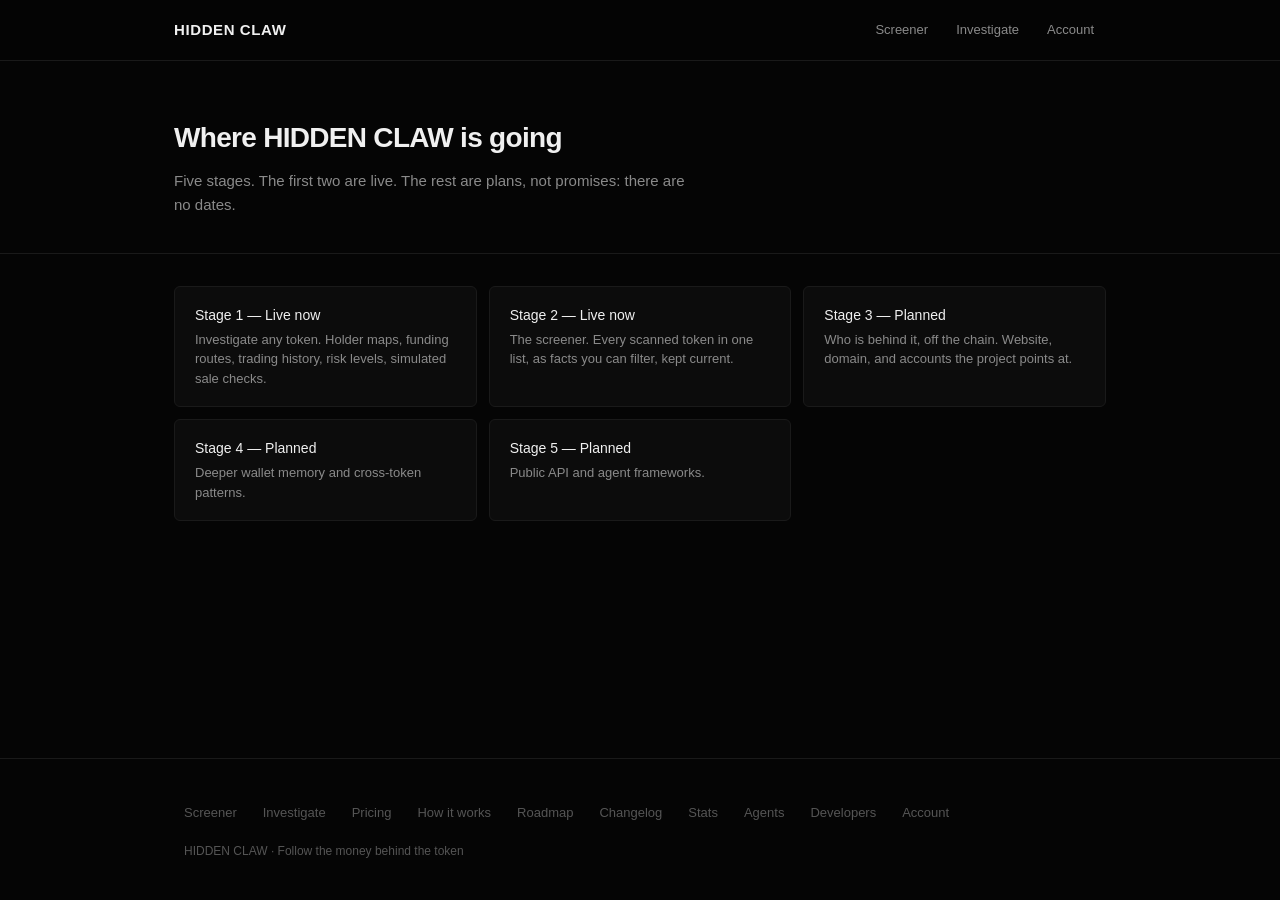
<file: roadmap/index.html>
<!DOCTYPE html>
<html lang="en">
<head>
  <meta charset="UTF-8" />
  <meta name="viewport" content="width=device-width, initial-scale=1.0" />
  <title>Roadmap · HIDDEN CLAW</title>
  <link rel="stylesheet" href="../styles.css" />
</head>
<body>
  <header class="top-bar">
    <div class="container">
      <a href="../index.html" class="logo">HIDDEN CLAW</a>
      <nav>
        <a href="../screener/index.html">Screener</a>
        <a href="../investigate/index.html">Investigate</a>
        <a href="../account/index.html">Account</a>
      </nav>
    </div>
  </header>

  <main>
    <div class="page-header">
      <div class="container">
        <h1>Where HIDDEN CLAW is going</h1>
        <p>Five stages. The first two are live. The rest are plans, not promises: there are no dates.</p>
      </div>
    </div>

    <section class="section" style="border-bottom:none;padding-top:32px;">
      <div class="container">
        <div class="card-grid">
          <div class="card">
            <div class="card-title">Stage 1 — Live now</div>
            <div class="card-meta">Investigate any token. Holder maps, funding routes, trading history, risk levels, simulated sale checks.</div>
          </div>
          <div class="card">
            <div class="card-title">Stage 2 — Live now</div>
            <div class="card-meta">The screener. Every scanned token in one list, as facts you can filter, kept current.</div>
          </div>
          <div class="card">
            <div class="card-title">Stage 3 — Planned</div>
            <div class="card-meta">Who is behind it, off the chain. Website, domain, and accounts the project points at.</div>
          </div>
          <div class="card">
            <div class="card-title">Stage 4 — Planned</div>
            <div class="card-meta">Deeper wallet memory and cross-token patterns.</div>
          </div>
          <div class="card">
            <div class="card-title">Stage 5 — Planned</div>
            <div class="card-meta">Public API and agent frameworks.</div>
          </div>
        </div>
      </div>
    </section>
  </main>

  <footer>
    <div class="container">
      <div class="footer-links">
        <a href="../screener/index.html">Screener</a>
        <a href="../investigate/index.html">Investigate</a>
        <a href="../pricing/index.html">Pricing</a>
        <a href="../how-it-works/index.html">How it works</a>
        <a href="index.html">Roadmap</a>
        <a href="../changelog/index.html">Changelog</a>
        <a href="../stats/index.html">Stats</a>
        <a href="../agents/index.html">Agents</a>
        <a href="../developers/index.html">Developers</a>
        <a href="../account/index.html">Account</a>
      </div>
      <p class="footer-note">HIDDEN CLAW · Follow the money behind the token</p>
    </div>
  </footer>
  <script src="../app.js"></script>
</body>
</html>
</file>
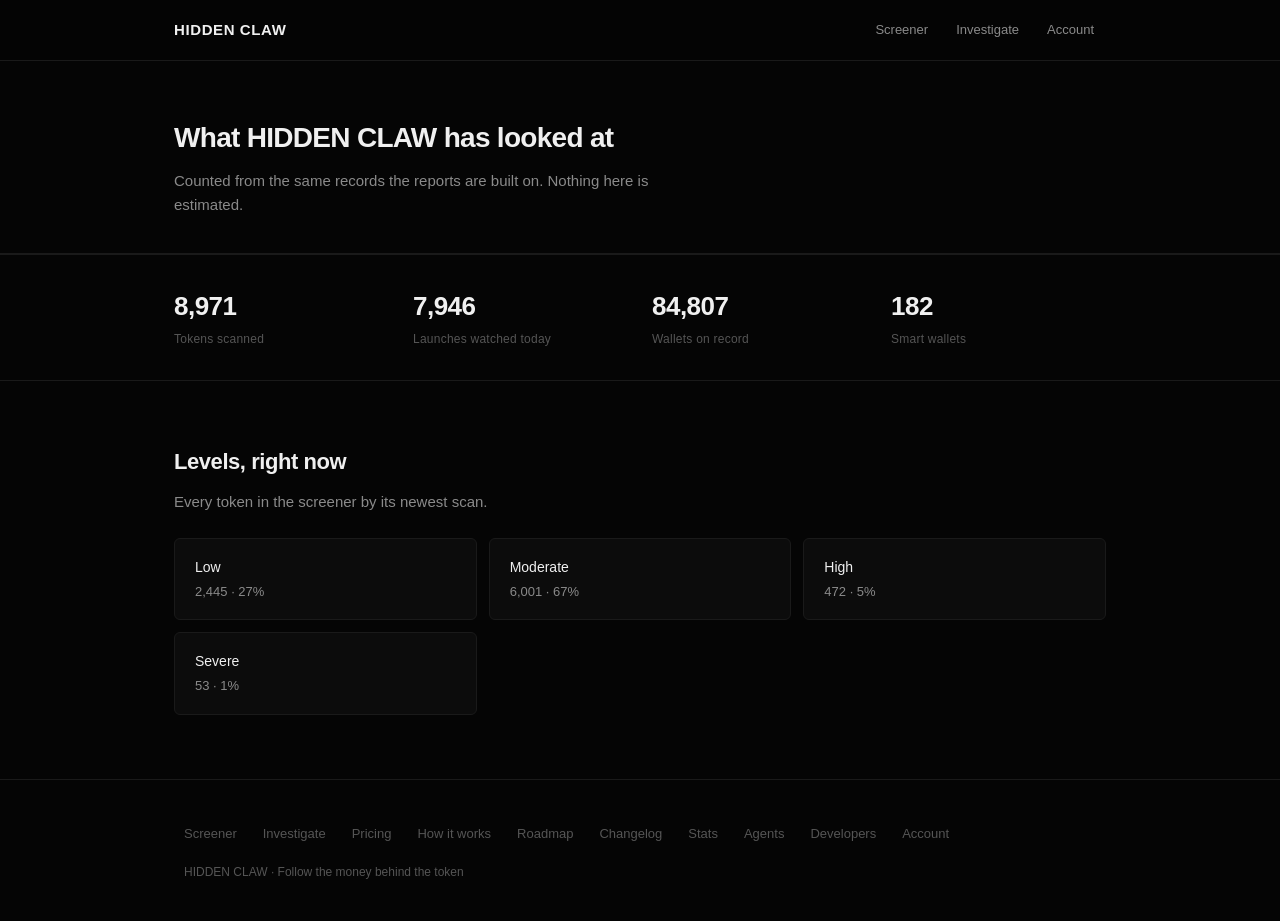
<file: stats/index.html>
<!DOCTYPE html>
<html lang="en">
<head>
  <meta charset="UTF-8" />
  <meta name="viewport" content="width=device-width, initial-scale=1.0" />
  <title>Live statistics · HIDDEN CLAW</title>
  <link rel="stylesheet" href="../styles.css" />
</head>
<body>
  <header class="top-bar">
    <div class="container">
      <a href="../index.html" class="logo">HIDDEN CLAW</a>
      <nav>
        <a href="../screener/index.html">Screener</a>
        <a href="../investigate/index.html">Investigate</a>
        <a href="../account/index.html">Account</a>
      </nav>
    </div>
  </header>

  <main>
    <div class="page-header">
      <div class="container">
        <h1>What HIDDEN CLAW has looked at</h1>
        <p>Counted from the same records the reports are built on. Nothing here is estimated.</p>
      </div>
    </div>

    <section class="stats">
      <div class="container stats-grid">
        <div class="stat">
          <div class="stat-value">8,971</div>
          <div class="stat-label">Tokens scanned</div>
        </div>
        <div class="stat">
          <div class="stat-value">7,946</div>
          <div class="stat-label">Launches watched today</div>
        </div>
        <div class="stat">
          <div class="stat-value">84,807</div>
          <div class="stat-label">Wallets on record</div>
        </div>
        <div class="stat">
          <div class="stat-value">182</div>
          <div class="stat-label">Smart wallets</div>
        </div>
      </div>
    </section>

    <section class="section" style="border-bottom:none;">
      <div class="container">
        <h2>Levels, right now</h2>
        <p class="muted">Every token in the screener by its newest scan.</p>
        <div class="card-grid">
          <div class="card"><div class="card-title">Low</div><div class="card-meta">2,445 · 27%</div></div>
          <div class="card"><div class="card-title">Moderate</div><div class="card-meta">6,001 · 67%</div></div>
          <div class="card"><div class="card-title">High</div><div class="card-meta">472 · 5%</div></div>
          <div class="card"><div class="card-title">Severe</div><div class="card-meta">53 · 1%</div></div>
        </div>
      </div>
    </section>
  </main>

  <footer>
    <div class="container">
      <div class="footer-links">
        <a href="../screener/index.html">Screener</a>
        <a href="../investigate/index.html">Investigate</a>
        <a href="../pricing/index.html">Pricing</a>
        <a href="../how-it-works/index.html">How it works</a>
        <a href="../roadmap/index.html">Roadmap</a>
        <a href="../changelog/index.html">Changelog</a>
        <a href="index.html">Stats</a>
        <a href="../agents/index.html">Agents</a>
        <a href="../developers/index.html">Developers</a>
        <a href="../account/index.html">Account</a>
      </div>
      <p class="footer-note">HIDDEN CLAW · Follow the money behind the token</p>
    </div>
  </footer>
  <script src="../app.js"></script>
</body>
</html>
</file>
<file: styles.css>
:root {
  --bg: #050505;
  --bg-elevated: #0c0c0c;
  --bg-card: #111111;
  --text: #f0f0f0;
  --text-muted: #8a8a8a;
  --text-dim: #555555;
  --border: #1a1a1a;
  --border-light: #252525;
  --accent: #f0f0f0;
  --green: #22c55e;
  --red: #ef4444;
  --yellow: #eab308;
  --blue: #3b82f6;
  --ticker-bg: #080808;
}

* {
  margin: 0;
  padding: 0;
  box-sizing: border-box;
}

body {
  font-family: "Inter", -apple-system, BlinkMacSystemFont, "Segoe UI", Roboto, "Helvetica Neue", Arial, sans-serif;
  background: var(--bg);
  color: var(--text);
  line-height: 1.5;
  font-size: 15px;
  -webkit-font-smoothing: antialiased;
  min-height: 100vh;
  display: flex;
  flex-direction: column;
}

.container {
  max-width: 980px;
  margin: 0 auto;
  padding: 0 24px;
  width: 100%;
}

a {
  color: inherit;
  text-decoration: none;
}

.price-ticker {
  background: var(--ticker-bg);
  border-bottom: 1px solid var(--border);
  padding: 8px 0;
  font-size: 12px;
  overflow: hidden;
}

.price-ticker .container {
  display: flex;
  align-items: center;
  gap: 24px;
  justify-content: space-between;
}

.ticker-left {
  display: flex;
  align-items: center;
  gap: 20px;
}

.ticker-item {
  display: flex;
  align-items: center;
  gap: 6px;
  white-space: nowrap;
}

.ticker-label {
  color: var(--text-dim);
  font-weight: 500;
  letter-spacing: 0.03em;
}

.ticker-value {
  font-weight: 600;
  font-variant-numeric: tabular-nums;
}

.ticker-change {
  font-weight: 500;
  font-variant-numeric: tabular-nums;
}

.ticker-change.up { color: var(--green); }
.ticker-change.down { color: var(--red); }

.ticker-status {
  display: flex;
  align-items: center;
  gap: 6px;
  color: var(--text-dim);
}

.ticker-dot {
  width: 6px;
  height: 6px;
  border-radius: 50%;
  background: var(--green);
  animation: pulse 2s ease-in-out infinite;
}

@keyframes pulse {
  0%, 100% { opacity: 1; }
  50% { opacity: 0.4; }
}

.top-bar {
  border-bottom: 1px solid var(--border);
  padding: 14px 0;
  position: sticky;
  top: 0;
  background: rgba(5, 5, 5, 0.92);
  backdrop-filter: blur(12px);
  z-index: 100;
}

.top-bar .container {
  display: flex;
  justify-content: space-between;
  align-items: center;
}

.logo {
  display: flex;
  align-items: center;
  gap: 10px;
  font-weight: 600;
  font-size: 15px;
  letter-spacing: 0.04em;
  color: var(--text);
}

.logo-mark {
  width: 22px;
  height: 22px;
  display: flex;
  align-items: center;
  justify-content: center;
}

.logo-mark svg {
  width: 22px;
  height: 22px;
}

nav {
  display: flex;
  gap: 4px;
}

nav a {
  color: var(--text-muted);
  font-size: 13px;
  font-weight: 500;
  padding: 6px 12px;
  border-radius: 4px;
  transition: color 0.15s, background 0.15s;
}

nav a:hover {
  color: var(--text);
  background: var(--bg-elevated);
}

nav a.active {
  color: var(--text);
  background: var(--bg-elevated);
}

.live-strip {
  border-bottom: 1px solid var(--border);
  padding: 12px 0;
  background: var(--bg-elevated);
}

.live-label {
  font-size: 10px;
  color: var(--text-dim);
  margin-bottom: 8px;
  text-transform: uppercase;
  letter-spacing: 0.08em;
  font-weight: 600;
}

.live-items {
  display: flex;
  gap: 28px;
  overflow-x: auto;
  font-size: 13px;
  color: var(--text-muted);
  white-space: nowrap;
  padding-bottom: 4px;
}

.live-item strong {
  color: var(--text);
  font-weight: 500;
}

.hero {
  padding: 80px 0 64px;
}

.hero h1 {
  font-size: 36px;
  font-weight: 600;
  letter-spacing: -0.03em;
  margin-bottom: 18px;
  line-height: 1.15;
}

.hero-desc {
  font-size: 17px;
  color: var(--text-muted);
  max-width: 480px;
  margin-bottom: 32px;
  line-height: 1.65;
}

.hero-actions {
  display: flex;
  gap: 12px;
  align-items: center;
  margin-bottom: 16px;
  flex-wrap: wrap;
}

.btn-primary {
  background: var(--text);
  color: var(--bg);
  border: none;
  padding: 11px 20px;
  font-size: 14px;
  font-weight: 600;
  cursor: pointer;
  border-radius: 6px;
  letter-spacing: 0.01em;
  transition: opacity 0.15s;
}

.btn-primary:hover {
  opacity: 0.88;
}

.btn-secondary {
  color: var(--text-muted);
  font-size: 14px;
  font-weight: 500;
  padding: 11px 10px;
  transition: color 0.15s;
}

.btn-secondary:hover {
  color: var(--text);
}

.hero-note {
  font-size: 13px;
  color: var(--text-dim);
}

.stats {
  border-top: 1px solid var(--border);
  border-bottom: 1px solid var(--border);
  padding: 32px 0;
}

.stats-grid {
  display: grid;
  grid-template-columns: repeat(4, 1fr);
  gap: 24px;
}

.stat-value {
  font-size: 26px;
  font-weight: 600;
  margin-bottom: 4px;
  letter-spacing: -0.02em;
  font-variant-numeric: tabular-nums;
}

.stat-label {
  font-size: 12px;
  color: var(--text-dim);
  font-weight: 500;
  letter-spacing: 0.02em;
}

.section {
  padding: 64px 0;
  border-bottom: 1px solid var(--border);
}

.section h2 {
  font-size: 22px;
  font-weight: 600;
  margin-bottom: 12px;
  letter-spacing: -0.02em;
}

.section h3 {
  font-size: 16px;
  font-weight: 600;
  margin-bottom: 8px;
}

.muted {
  color: var(--text-muted);
  margin-bottom: 24px;
  max-width: 540px;
  font-size: 15px;
  line-height: 1.6;
}

.placeholder-box {
  background: var(--bg-elevated);
  border: 1px solid var(--border);
  padding: 24px;
  border-radius: 6px;
  color: var(--text-dim);
  font-size: 14px;
}

.plans {
  display: grid;
  grid-template-columns: repeat(auto-fit, minmax(280px, 1fr));
  gap: 16px;
  margin-top: 8px;
}

.plan {
  background: var(--bg-elevated);
  border: 1px solid var(--border);
  padding: 28px;
  border-radius: 8px;
}

.plan.featured {
  border-color: var(--border-light);
}

.plan h3 {
  font-size: 14px;
  font-weight: 600;
  margin-bottom: 8px;
  letter-spacing: 0.02em;
  color: var(--text-muted);
}

.price {
  font-size: 32px;
  font-weight: 600;
  margin-bottom: 4px;
  letter-spacing: -0.02em;
}

.plan > p {
  color: var(--text-dim);
  font-size: 13px;
  margin-bottom: 20px;
}

.plan ul {
  list-style: none;
  margin-bottom: 24px;
}

.plan li {
  font-size: 14px;
  padding: 8px 0;
  color: var(--text);
  border-bottom: 1px solid var(--border);
}

.plan li:last-child {
  border-bottom: none;
}

.full-width {
  width: 100%;
}

.page-header {
  padding: 56px 0 36px;
  border-bottom: 1px solid var(--border);
}

.page-header h1 {
  font-size: 28px;
  font-weight: 600;
  letter-spacing: -0.025em;
  margin-bottom: 10px;
}

.page-header p {
  color: var(--text-muted);
  max-width: 520px;
  font-size: 15px;
  line-height: 1.6;
}

.table {
  width: 100%;
  border-collapse: collapse;
  font-size: 14px;
}

.table th {
  text-align: left;
  font-weight: 500;
  color: var(--text-dim);
  padding: 10px 12px;
  border-bottom: 1px solid var(--border);
  font-size: 11px;
  text-transform: uppercase;
  letter-spacing: 0.05em;
}

.table td {
  padding: 14px 12px;
  border-bottom: 1px solid var(--border);
}

.table tr:hover td {
  background: var(--bg-elevated);
}

.card-grid {
  display: grid;
  grid-template-columns: repeat(auto-fill, minmax(260px, 1fr));
  gap: 12px;
}

.card {
  background: var(--bg-elevated);
  border: 1px solid var(--border);
  padding: 18px 20px;
  border-radius: 6px;
}

.card-title {
  font-weight: 500;
  margin-bottom: 4px;
  font-size: 14px;
}

.card-meta {
  font-size: 13px;
  color: var(--text-muted);
  line-height: 1.5;
}

.input {
  background: var(--bg-elevated);
  border: 1px solid var(--border);
  color: var(--text);
  padding: 11px 14px;
  font-size: 14px;
  border-radius: 6px;
  width: 100%;
  max-width: 400px;
}

.input:focus {
  outline: none;
  border-color: var(--border-light);
}

.form-row {
  display: flex;
  gap: 10px;
  margin-bottom: 16px;
  flex-wrap: wrap;
}

footer {
  margin-top: auto;
  padding: 40px 0;
  border-top: 1px solid var(--border);
}

.footer-links {
  margin-bottom: 16px;
  display: flex;
  flex-wrap: wrap;
  gap: 6px;
}

.footer-links a {
  color: var(--text-dim);
  font-size: 13px;
  font-weight: 500;
  padding: 4px 10px;
  border-radius: 4px;
  transition: color 0.15s;
}

.footer-links a:hover {
  color: var(--text-muted);
}

.footer-note {
  font-size: 12px;
  color: var(--text-dim);
  padding-left: 10px;
}

.mt-16 { margin-top: 16px; }
.mt-24 { margin-top: 24px; }
.mb-16 { margin-bottom: 16px; }
.text-muted { color: var(--text-muted); }
.text-dim { color: var(--text-dim); }
.text-sm { font-size: 13px; }

@media (max-width: 700px) {
  .stats-grid {
    grid-template-columns: 1fr 1fr;
  }
  .hero h1 {
    font-size: 28px;
  }
  .hero-actions {
    flex-direction: column;
    align-items: flex-start;
  }
  nav {
    gap: 2px;
  }
  nav a {
    font-size: 12px;
    padding: 5px 8px;
  }
  .price-ticker .container {
    gap: 12px;
  }
  .ticker-left {
    gap: 14px;
    overflow-x: auto;
  }
}
</file>
